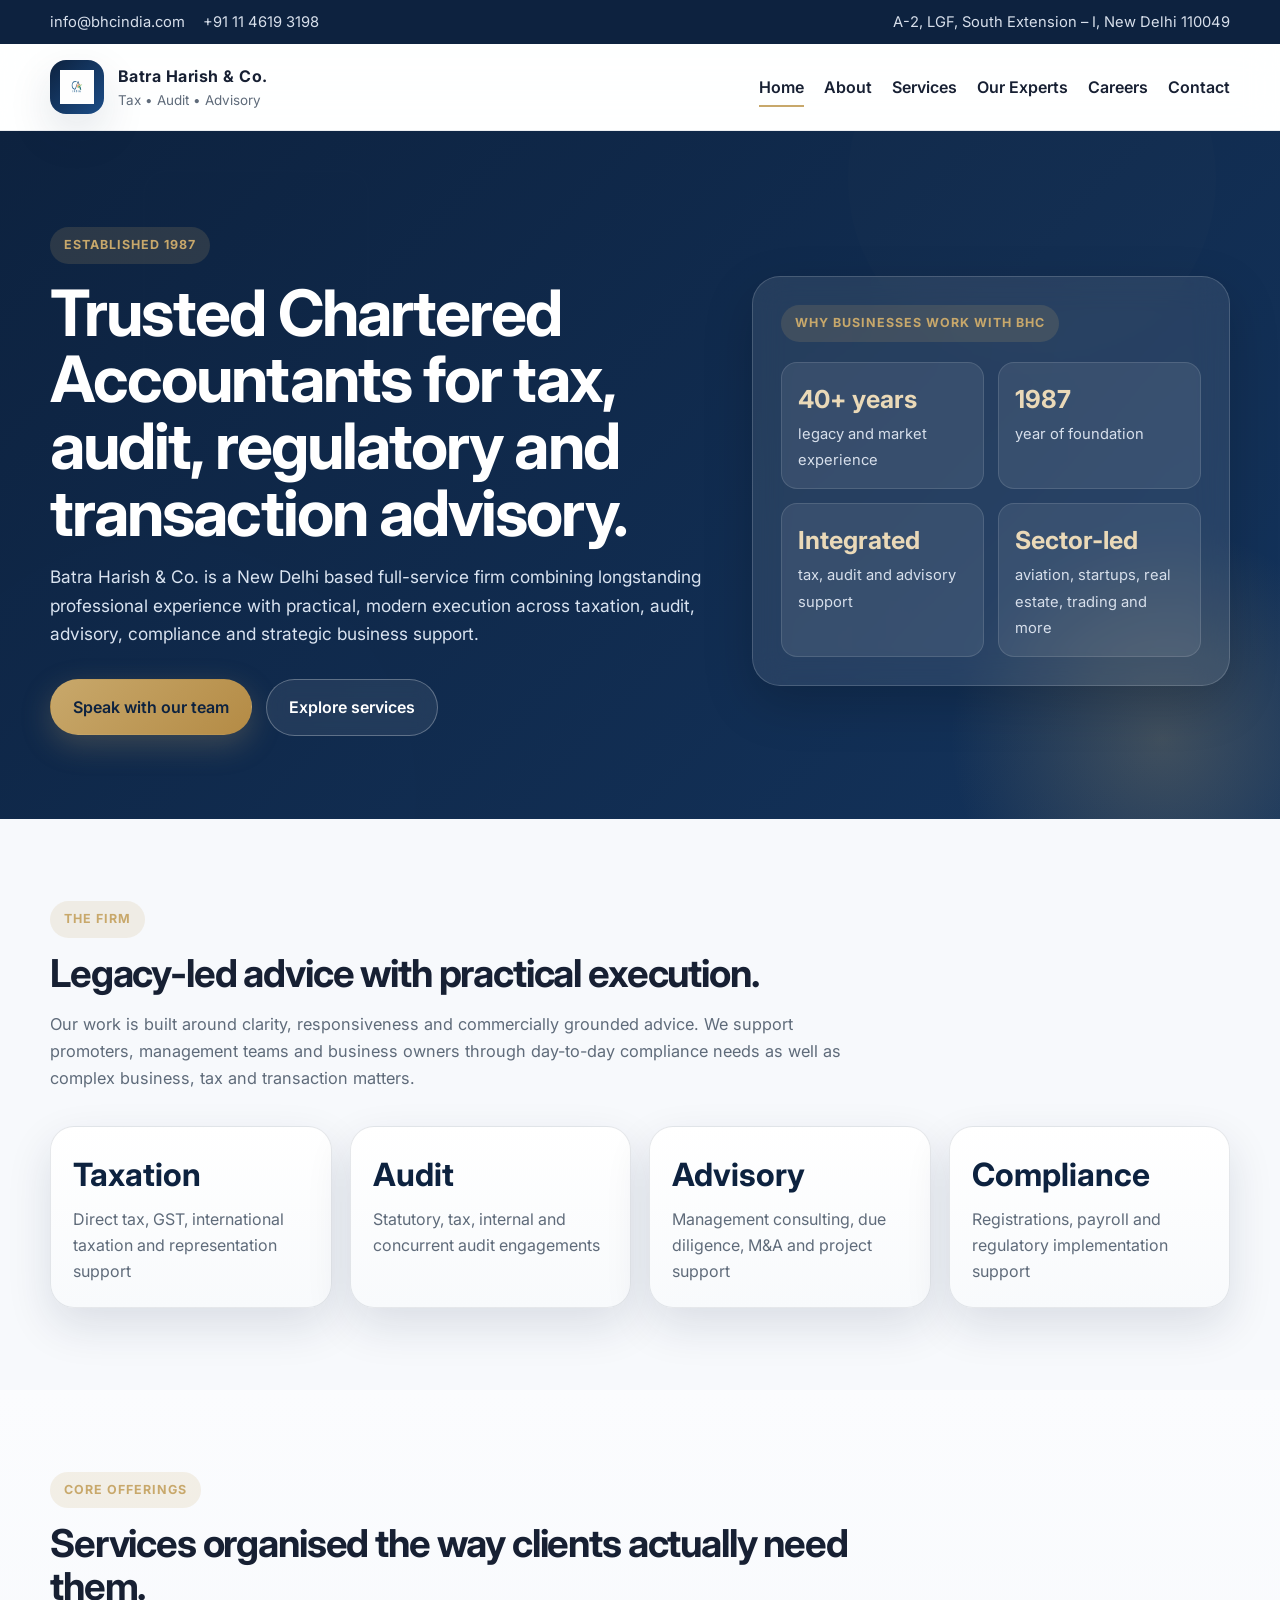
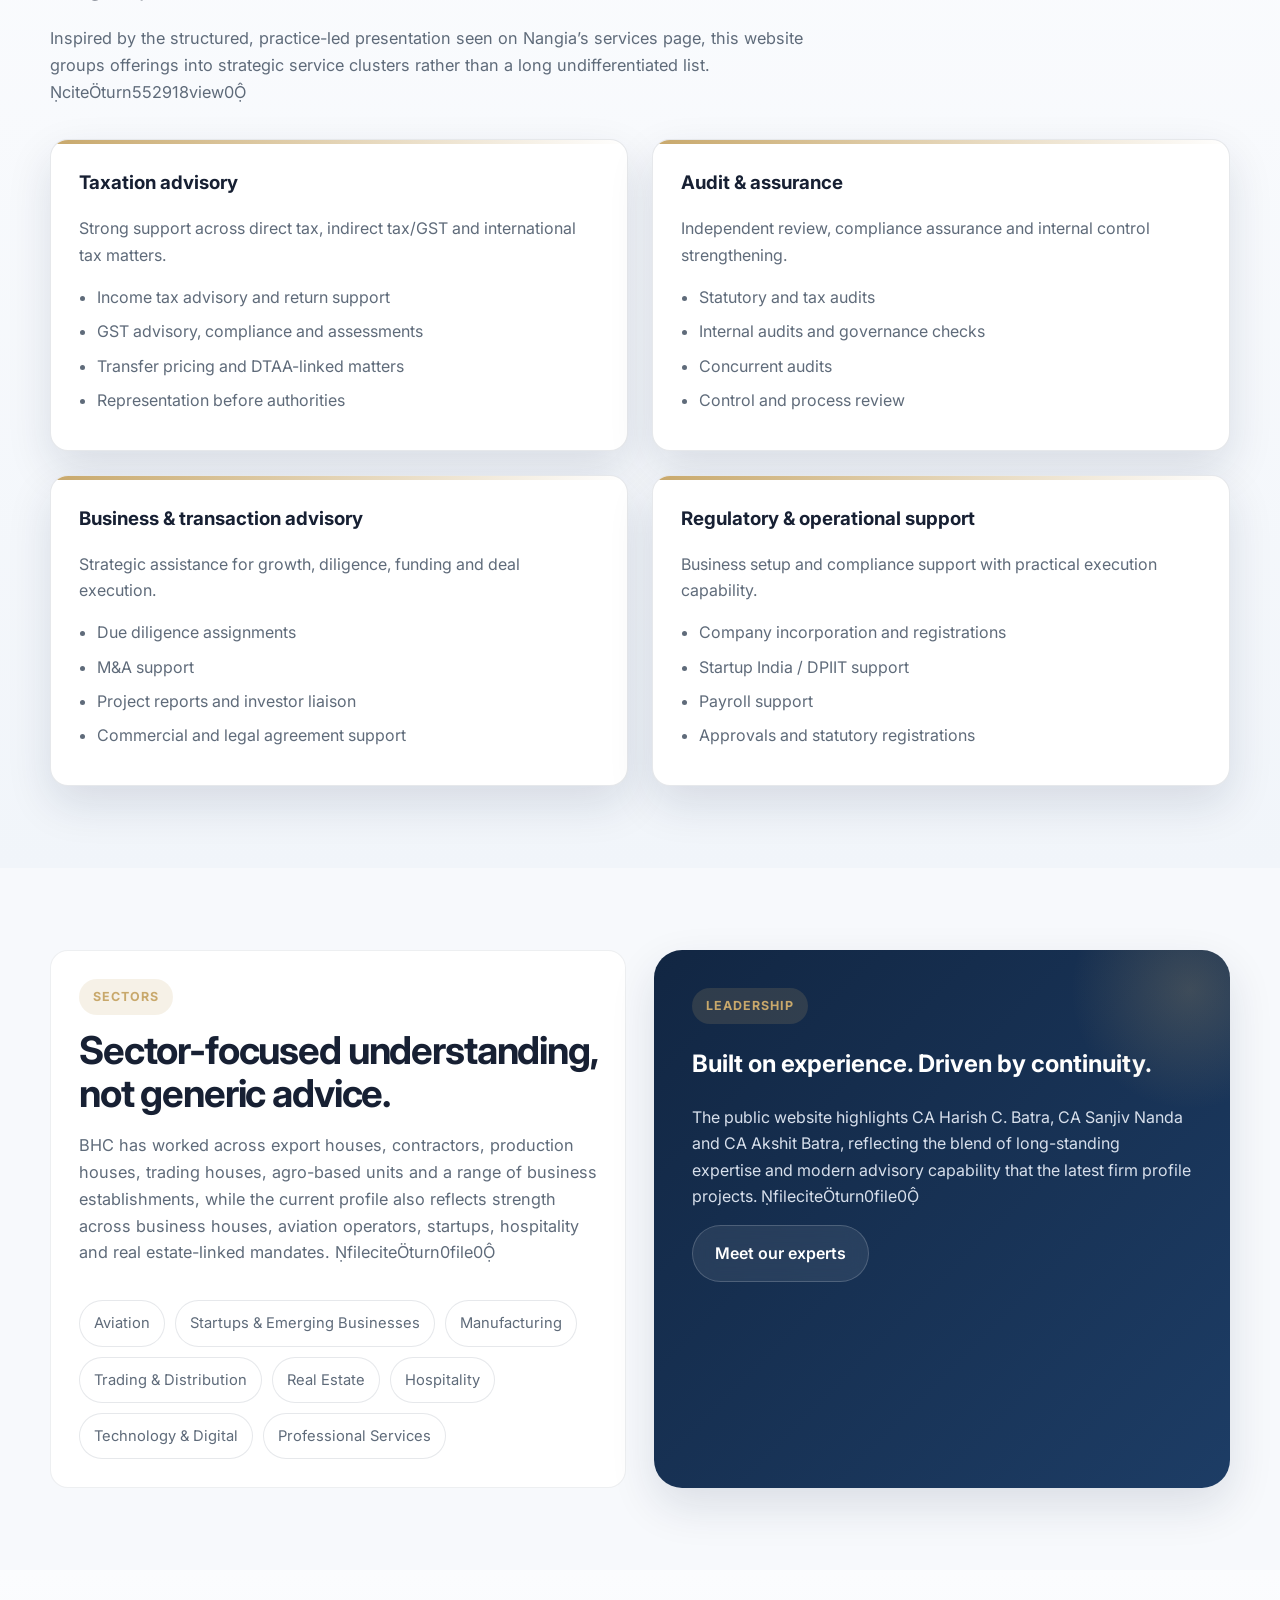
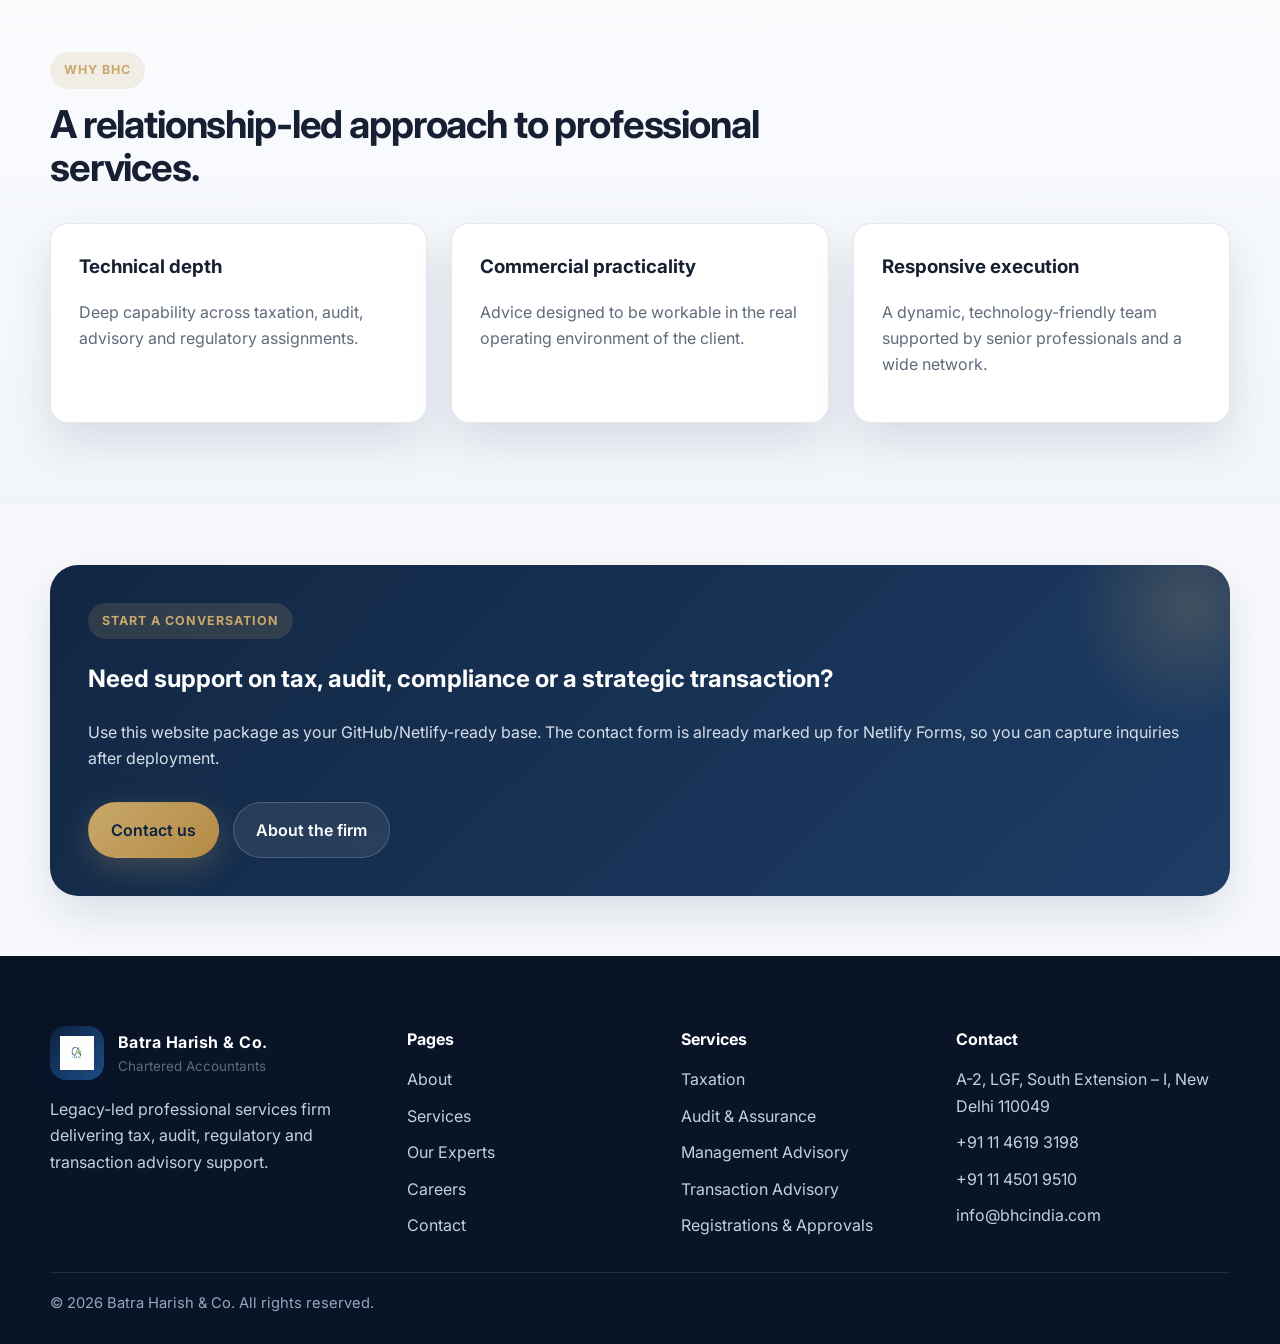
<file: index.html>
<!DOCTYPE html>
<html lang="en">
<head>
  <meta charset="UTF-8" />
  <meta name="viewport" content="width=device-width, initial-scale=1.0" />
  <title>Batra Harish & Co. | Chartered Accountants</title>
  <meta name="description" content="Batra Harish & Co. is a legacy-led Chartered Accountancy firm delivering tax, audit, regulatory and transaction advisory services from New Delhi." />
  <link rel="preconnect" href="https://fonts.googleapis.com">
  <link rel="preconnect" href="https://fonts.gstatic.com" crossorigin>
  <link href="https://fonts.googleapis.com/css2?family=Inter:wght@400;500;600;700;800&display=swap" rel="stylesheet">
  <link rel="stylesheet" href="css/style.css" />
</head>
<body>
  <div class="topbar">
    <div class="container">
      <div class="topbar-left">
        <a href="mailto:info@bhcindia.com">info@bhcindia.com</a>
        <span>+91 11 4619 3198</span>
      </div>
      <div class="topbar-right">
        <span>A-2, LGF, South Extension – I, New Delhi 110049</span>
      </div>
    </div>
  </div>

  <header class="header">
    <div class="container navbar">
      <a class="brand" href="index.html">
        <span class="brand-mark"><img src="assets/logo-bhc.svg" alt="BHC logo"></span>
        <span class="brand-text">
          <strong>Batra Harish & Co.</strong>
          <span>Tax • Audit • Advisory</span>
        </span>
      </a>
      <button class="mobile-toggle" type="button">Menu</button>
      <nav class="nav-links">
        <a href="index.html">Home</a>
        <a href="about.html">About</a>
        <a href="services.html">Services</a>
        <a href="experts.html">Our Experts</a>
        <a href="careers.html">Careers</a>
        <a href="contact.html">Contact</a>
      </nav>
    </div>
  </header>

  <section class="hero">
    <div class="container hero-inner">
      <div>
        <span class="badge">Established 1987</span>
        <h1>Trusted Chartered Accountants for tax, audit, regulatory and transaction advisory.</h1>
        <p>Batra Harish & Co. is a New Delhi based full-service firm combining longstanding professional experience with practical, modern execution across taxation, audit, advisory, compliance and strategic business support.</p>
        <div class="hero-actions">
          <a class="btn btn-primary" href="contact.html">Speak with our team</a>
          <a class="btn btn-secondary" href="services.html">Explore services</a>
        </div>
      </div>
      <div class="glass-card">
        <span class="badge">Why businesses work with BHC</span>
        <div class="hero-panel-grid">
          <div class="metric"><strong>40+ years</strong><span>legacy and market experience</span></div>
          <div class="metric"><strong>1987</strong><span>year of foundation</span></div>
          <div class="metric"><strong>Integrated</strong><span>tax, audit and advisory support</span></div>
          <div class="metric"><strong>Sector-led</strong><span>aviation, startups, real estate, trading and more</span></div>
        </div>
      </div>
    </div>
  </section>

  <section class="section">
    <div class="container">
      <div class="section-header">
        <span class="badge">The firm</span>
        <h2>Legacy-led advice with practical execution.</h2>
        <p>Our work is built around clarity, responsiveness and commercially grounded advice. We support promoters, management teams and business owners through day-to-day compliance needs as well as complex business, tax and transaction matters.</p>
      </div>
      <div class="stat-strip">
        <div class="stat-item"><strong>Taxation</strong><span>Direct tax, GST, international taxation and representation support</span></div>
        <div class="stat-item"><strong>Audit</strong><span>Statutory, tax, internal and concurrent audit engagements</span></div>
        <div class="stat-item"><strong>Advisory</strong><span>Management consulting, due diligence, M&amp;A and project support</span></div>
        <div class="stat-item"><strong>Compliance</strong><span>Registrations, payroll and regulatory implementation support</span></div>
      </div>
    </div>
  </section>

  <section class="section alt">
    <div class="container">
      <div class="section-header">
        <span class="badge">Core offerings</span>
        <h2>Services organised the way clients actually need them.</h2>
        <p>Inspired by the structured, practice-led presentation seen on Nangia’s services page, this website groups offerings into strategic service clusters rather than a long undifferentiated list. citeturn552918view0</p>
      </div>
      <div class="grid grid-2">
        <div class="card service-card"><h3>Taxation advisory</h3><p>Strong support across direct tax, indirect tax/GST and international tax matters.</p><ul><li>Income tax advisory and return support</li><li>GST advisory, compliance and assessments</li><li>Transfer pricing and DTAA-linked matters</li><li>Representation before authorities</li></ul></div>
        <div class="card service-card"><h3>Audit &amp; assurance</h3><p>Independent review, compliance assurance and internal control strengthening.</p><ul><li>Statutory and tax audits</li><li>Internal audits and governance checks</li><li>Concurrent audits</li><li>Control and process review</li></ul></div>
        <div class="card service-card"><h3>Business &amp; transaction advisory</h3><p>Strategic assistance for growth, diligence, funding and deal execution.</p><ul><li>Due diligence assignments</li><li>M&amp;A support</li><li>Project reports and investor liaison</li><li>Commercial and legal agreement support</li></ul></div>
        <div class="card service-card"><h3>Regulatory &amp; operational support</h3><p>Business setup and compliance support with practical execution capability.</p><ul><li>Company incorporation and registrations</li><li>Startup India / DPIIT support</li><li>Payroll support</li><li>Approvals and statutory registrations</li></ul></div>
      </div>
    </div>
  </section>

  <section class="section">
    <div class="container split-panel">
      <div class="card soft">
        <div class="section-header">
          <span class="badge">Sectors</span>
          <h2>Sector-focused understanding, not generic advice.</h2>
          <p>BHC has worked across export houses, contractors, production houses, trading houses, agro-based units and a range of business establishments, while the current profile also reflects strength across business houses, aviation operators, startups, hospitality and real estate-linked mandates. fileciteturn0file0</p>
        </div>
        <div class="tag-row">
          <span class="tag">Aviation</span>
          <span class="tag">Startups &amp; Emerging Businesses</span>
          <span class="tag">Manufacturing</span>
          <span class="tag">Trading &amp; Distribution</span>
          <span class="tag">Real Estate</span>
          <span class="tag">Hospitality</span>
          <span class="tag">Technology &amp; Digital</span>
          <span class="tag">Professional Services</span>
        </div>
      </div>
      <div class="callout">
        <span class="badge">Leadership</span>
        <h2>Built on experience. Driven by continuity.</h2>
        <p>The public website highlights CA Harish C. Batra, CA Sanjiv Nanda and CA Akshit Batra, reflecting the blend of long-standing expertise and modern advisory capability that the latest firm profile projects. fileciteturn0file0</p>
        <a class="btn btn-secondary" href="experts.html">Meet our experts</a>
      </div>
    </div>
  </section>

  <section class="section alt">
    <div class="container">
      <div class="section-header">
        <span class="badge">Why BHC</span>
        <h2>A relationship-led approach to professional services.</h2>
      </div>
      <div class="grid grid-3">
        <div class="card"><h3>Technical depth</h3><p>Deep capability across taxation, audit, advisory and regulatory assignments.</p></div>
        <div class="card"><h3>Commercial practicality</h3><p>Advice designed to be workable in the real operating environment of the client.</p></div>
        <div class="card"><h3>Responsive execution</h3><p>A dynamic, technology-friendly team supported by senior professionals and a wide network.</p></div>
      </div>
    </div>
  </section>

  <section class="section-tight">
    <div class="container">
      <div class="callout">
        <span class="badge">Start a conversation</span>
        <h2>Need support on tax, audit, compliance or a strategic transaction?</h2>
        <p>Use this website package as your GitHub/Netlify-ready base. The contact form is already marked up for Netlify Forms, so you can capture inquiries after deployment.</p>
        <div class="hero-actions">
          <a class="btn btn-primary" href="contact.html">Contact us</a>
          <a class="btn btn-secondary" href="about.html">About the firm</a>
        </div>
      </div>
    </div>
  </section>

  <footer class="footer">
    <div class="container footer-grid">
      <div>
        <div class="brand" style="margin-bottom:16px;">
          <span class="brand-mark"><img src="assets/logo-bhc.svg" alt="BHC logo"></span>
          <span class="brand-text"><strong style="color:#fff;">Batra Harish &amp; Co.</strong><span>Chartered Accountants</span></span>
        </div>
        <p>Legacy-led professional services firm delivering tax, audit, regulatory and transaction advisory support.</p>
      </div>
      <div>
        <h4>Pages</h4>
        <ul><li><a href="about.html">About</a></li><li><a href="services.html">Services</a></li><li><a href="experts.html">Our Experts</a></li><li><a href="careers.html">Careers</a></li><li><a href="contact.html">Contact</a></li></ul>
      </div>
      <div>
        <h4>Services</h4>
        <ul><li>Taxation</li><li>Audit &amp; Assurance</li><li>Management Advisory</li><li>Transaction Advisory</li><li>Registrations &amp; Approvals</li></ul>
      </div>
      <div>
        <h4>Contact</h4>
        <ul><li>A-2, LGF, South Extension – I, New Delhi 110049</li><li>+91 11 4619 3198</li><li>+91 11 4501 9510</li><li><a href="mailto:info@bhcindia.com">info@bhcindia.com</a></li></ul>
      </div>
    </div>
    <div class="container footer-bottom">© 2026 Batra Harish &amp; Co. All rights reserved.</div>
  </footer>

  <script src="js/main.js"></script>
</body>
</html>
</file>
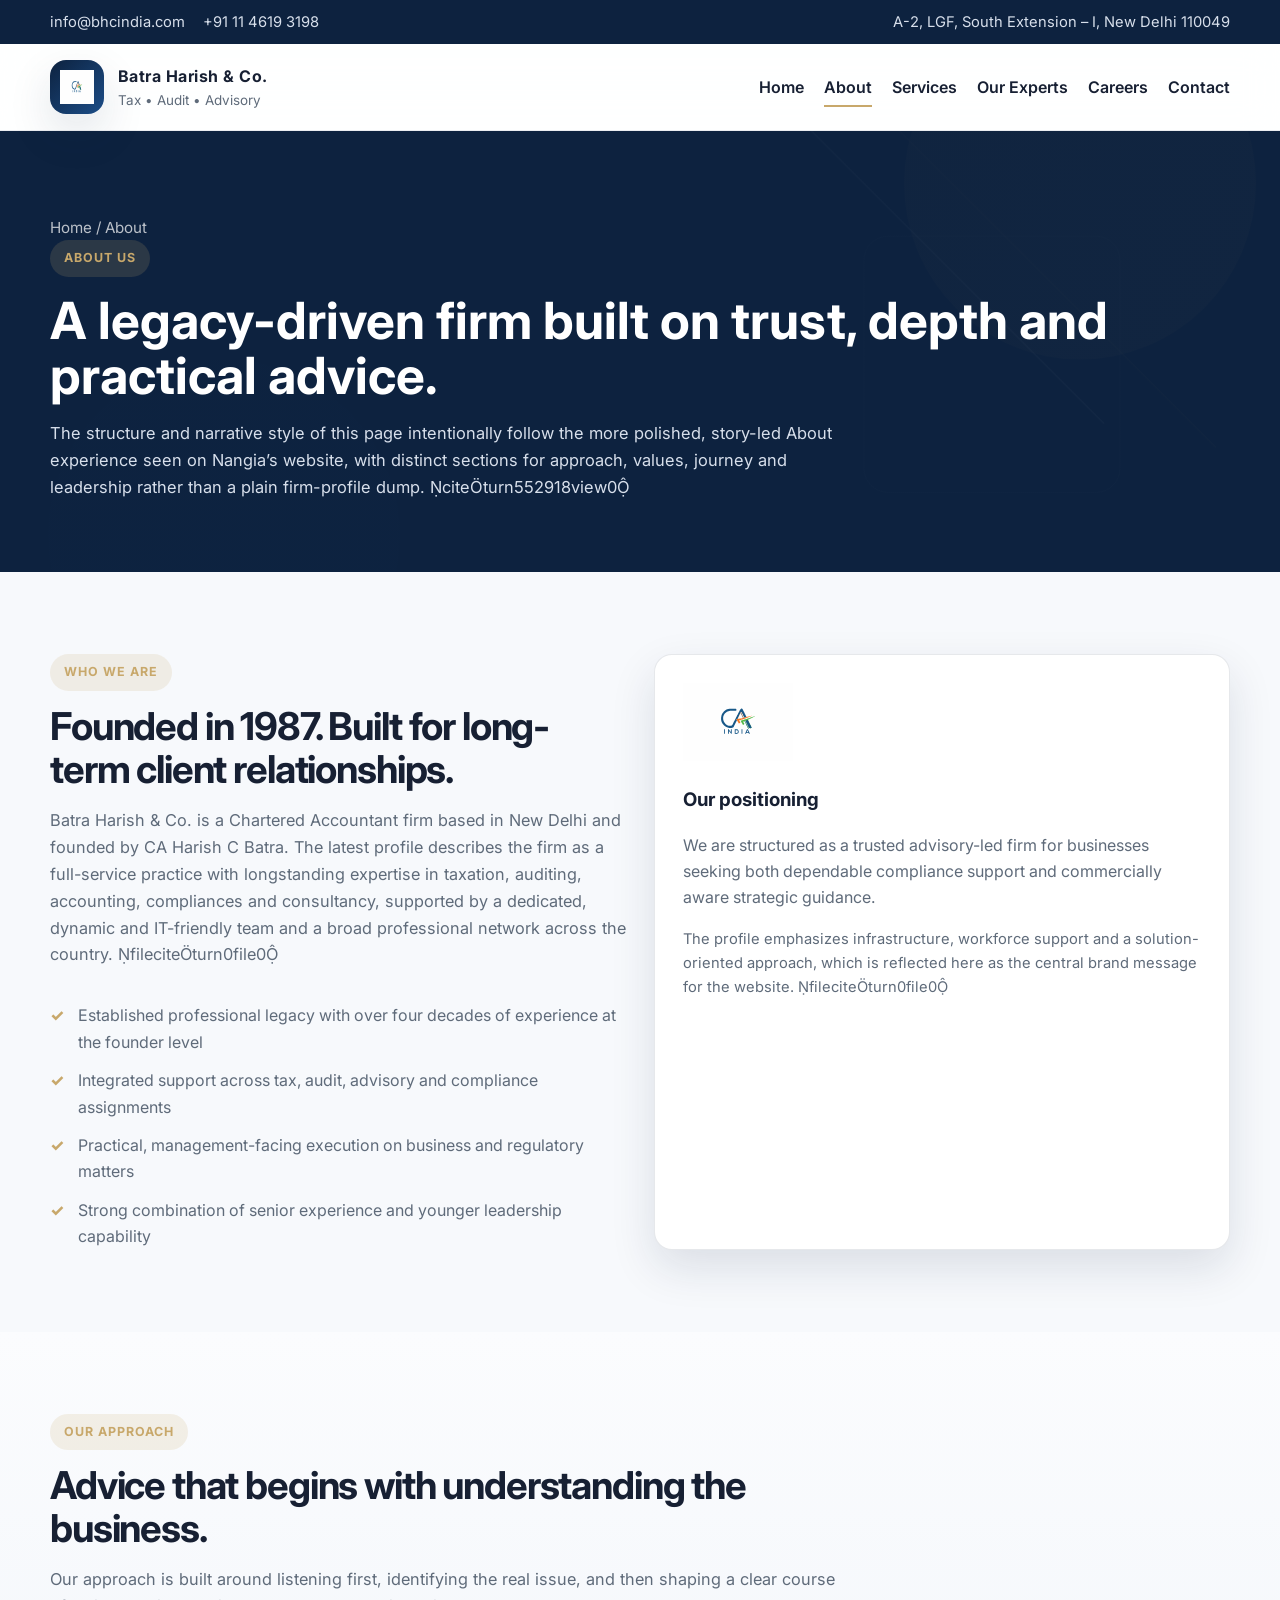
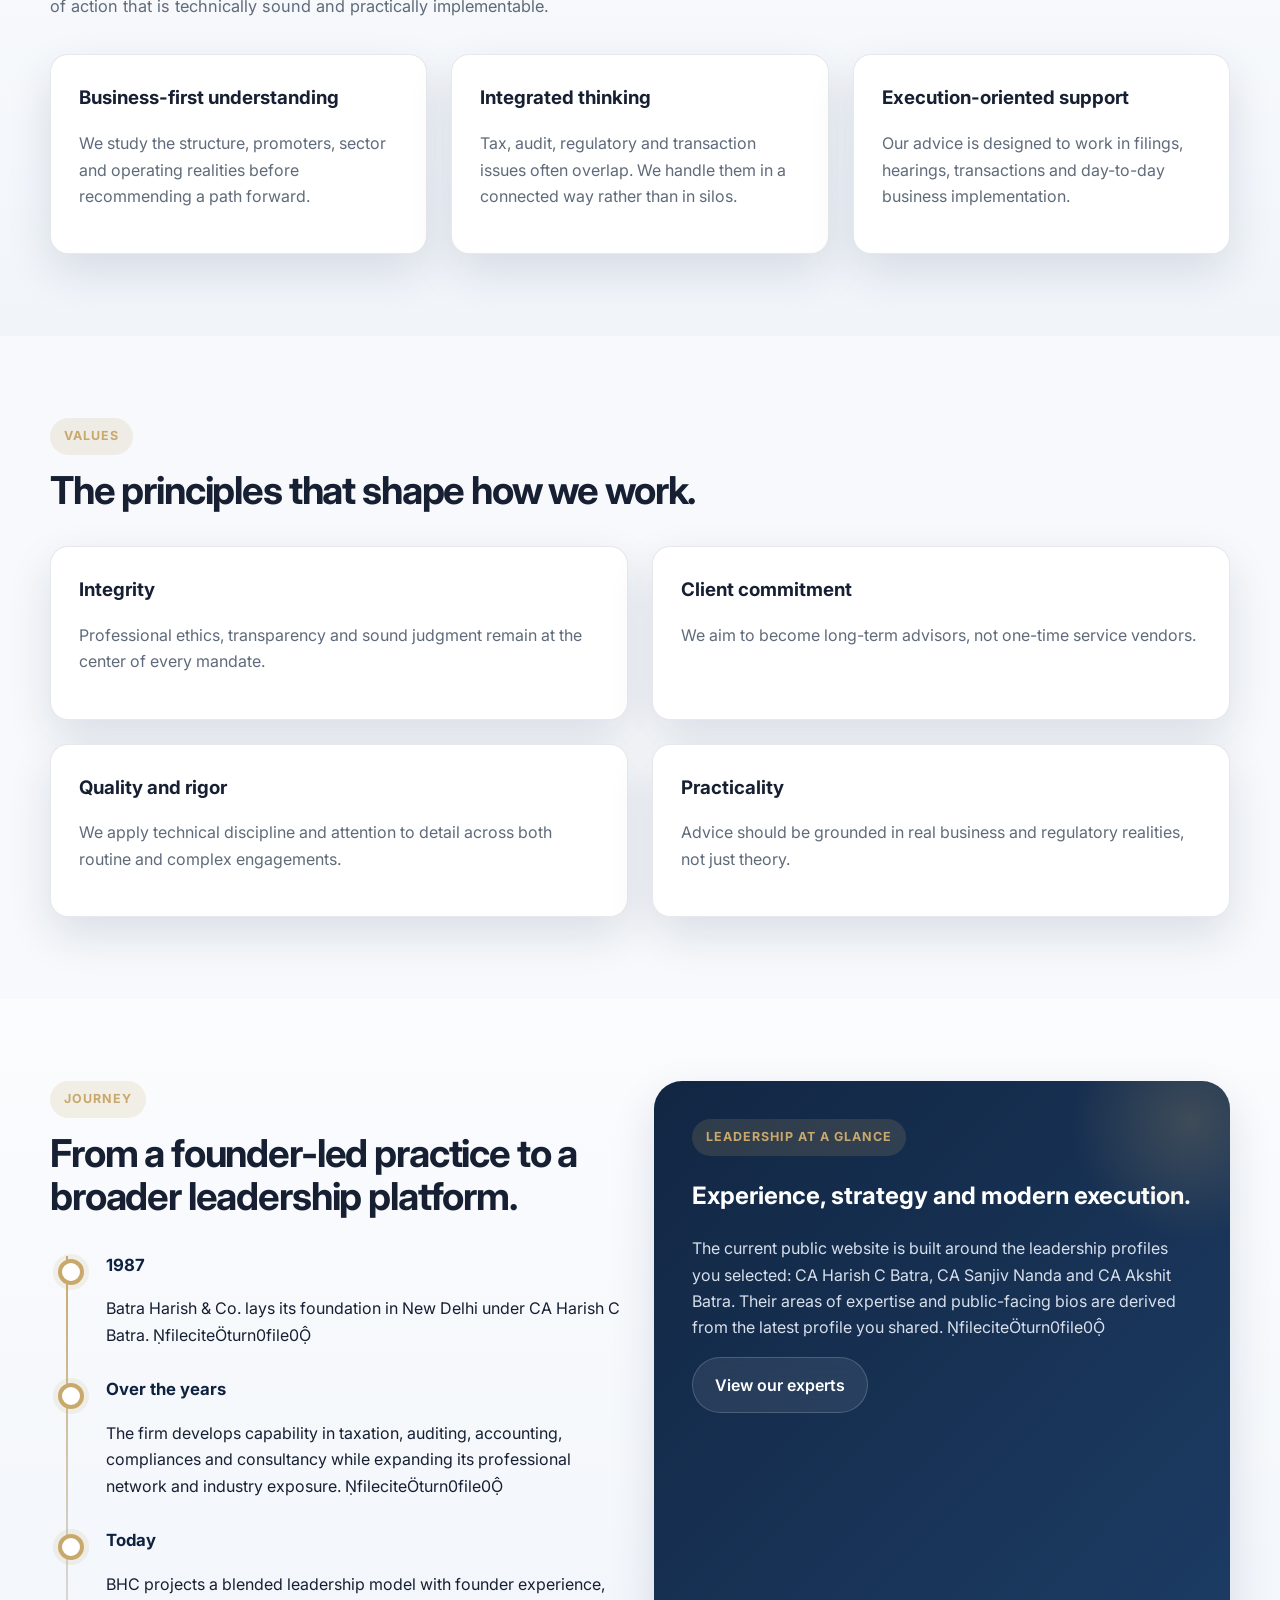
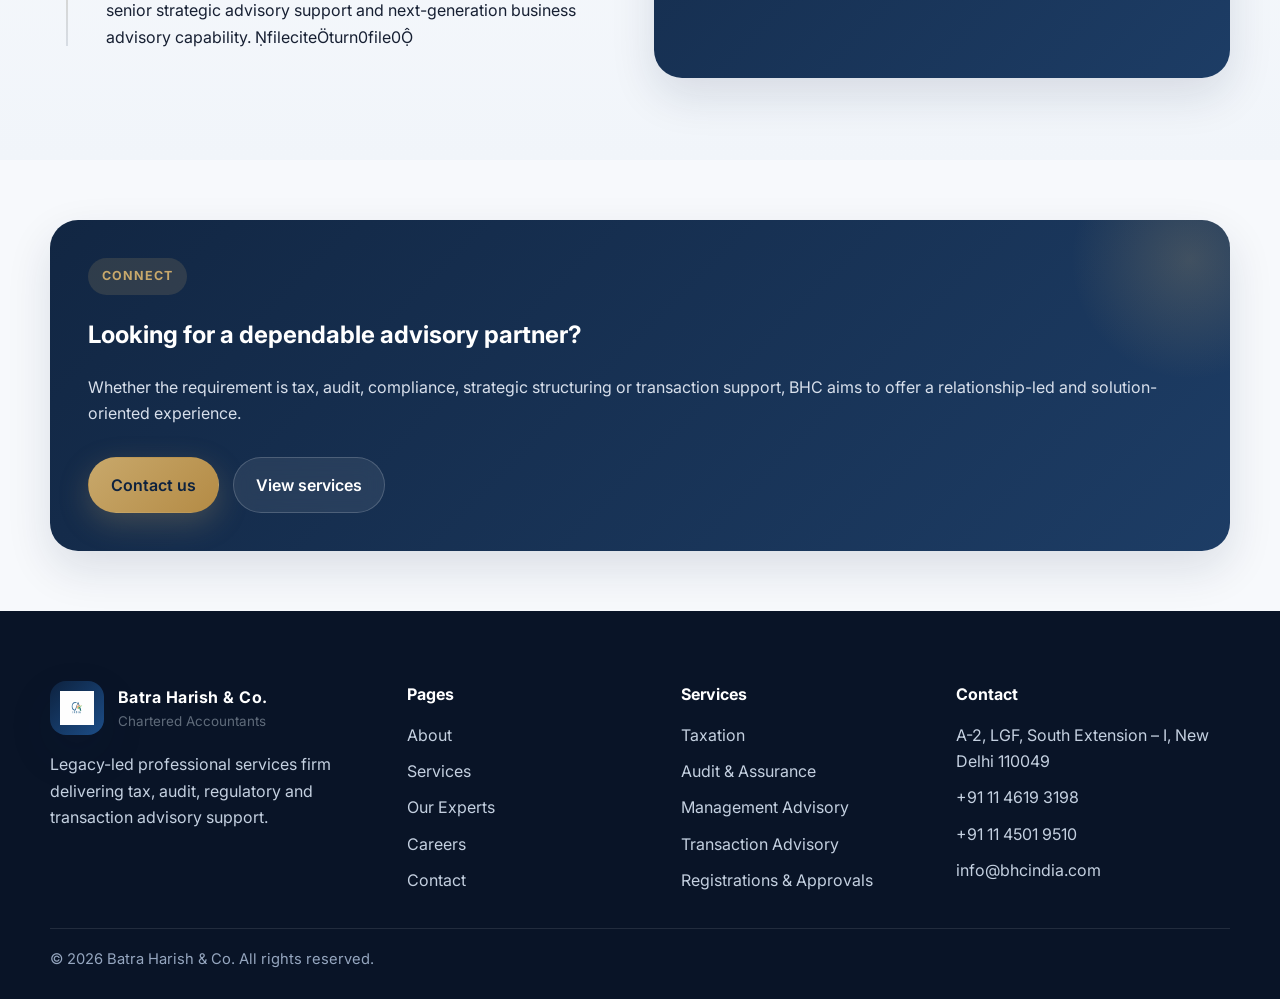
<file: about.html>
<!DOCTYPE html>
<html lang="en">
<head>
  <meta charset="UTF-8" />
  <meta name="viewport" content="width=device-width, initial-scale=1.0" />
  <title>About Us | Batra Harish & Co.</title>
  <meta name="description" content="Learn about Batra Harish & Co., its legacy, approach and leadership." />
  <link rel="preconnect" href="https://fonts.googleapis.com">
  <link rel="preconnect" href="https://fonts.gstatic.com" crossorigin>
  <link href="https://fonts.googleapis.com/css2?family=Inter:wght@400;500;600;700;800&display=swap" rel="stylesheet">
  <link rel="stylesheet" href="css/style.css" />
</head>
<body>
  <div class="topbar"><div class="container"><div class="topbar-left"><a href="mailto:info@bhcindia.com">info@bhcindia.com</a><span>+91 11 4619 3198</span></div><div class="topbar-right"><span>A-2, LGF, South Extension – I, New Delhi 110049</span></div></div></div>
  <header class="header"><div class="container navbar"><a class="brand" href="index.html"><span class="brand-mark"><img src="assets/logo-bhc.svg" alt="BHC logo"></span><span class="brand-text"><strong>Batra Harish &amp; Co.</strong><span>Tax • Audit • Advisory</span></span></a><button class="mobile-toggle" type="button">Menu</button><nav class="nav-links"><a href="index.html">Home</a><a href="about.html">About</a><a href="services.html">Services</a><a href="experts.html">Our Experts</a><a href="careers.html">Careers</a><a href="contact.html">Contact</a></nav></div></header>

  <section class="page-hero"><div class="container"><div class="breadcrumb">Home / About</div><span class="badge">About us</span><h1>A legacy-driven firm built on trust, depth and practical advice.</h1><p>The structure and narrative style of this page intentionally follow the more polished, story-led About experience seen on Nangia’s website, with distinct sections for approach, values, journey and leadership rather than a plain firm-profile dump. citeturn552918view0</p></div></section>

  <section class="section"><div class="container split-panel"><div><div class="section-header"><span class="badge">Who we are</span><h2>Founded in 1987. Built for long-term client relationships.</h2><p>Batra Harish &amp; Co. is a Chartered Accountant firm based in New Delhi and founded by CA Harish C Batra. The latest profile describes the firm as a full-service practice with longstanding expertise in taxation, auditing, accounting, compliances and consultancy, supported by a dedicated, dynamic and IT-friendly team and a broad professional network across the country. fileciteturn0file0</p></div><ul class="list-check"><li>Established professional legacy with over four decades of experience at the founder level</li><li>Integrated support across tax, audit, advisory and compliance assignments</li><li>Practical, management-facing execution on business and regulatory matters</li><li>Strong combination of senior experience and younger leadership capability</li></ul></div><div class="card"><img src="assets/logo-bhc.svg" alt="BHC emblem" style="width:110px;margin-bottom:24px;"><h3>Our positioning</h3><p>We are structured as a trusted advisory-led firm for businesses seeking both dependable compliance support and commercially aware strategic guidance.</p><p class="notice">The profile emphasizes infrastructure, workforce support and a solution-oriented approach, which is reflected here as the central brand message for the website. fileciteturn0file0</p></div></div></section>

  <section class="section alt"><div class="container"><div class="section-header"><span class="badge">Our approach</span><h2>Advice that begins with understanding the business.</h2><p>Our approach is built around listening first, identifying the real issue, and then shaping a clear course of action that is technically sound and practically implementable.</p></div><div class="grid grid-3"><div class="card"><h3>Business-first understanding</h3><p>We study the structure, promoters, sector and operating realities before recommending a path forward.</p></div><div class="card"><h3>Integrated thinking</h3><p>Tax, audit, regulatory and transaction issues often overlap. We handle them in a connected way rather than in silos.</p></div><div class="card"><h3>Execution-oriented support</h3><p>Our advice is designed to work in filings, hearings, transactions and day-to-day business implementation.</p></div></div></div></section>

  <section class="section"><div class="container"><div class="section-header"><span class="badge">Values</span><h2>The principles that shape how we work.</h2></div><div class="grid grid-2"><div class="card"><h3>Integrity</h3><p>Professional ethics, transparency and sound judgment remain at the center of every mandate.</p></div><div class="card"><h3>Client commitment</h3><p>We aim to become long-term advisors, not one-time service vendors.</p></div><div class="card"><h3>Quality and rigor</h3><p>We apply technical discipline and attention to detail across both routine and complex engagements.</p></div><div class="card"><h3>Practicality</h3><p>Advice should be grounded in real business and regulatory realities, not just theory.</p></div></div></div></section>

  <section class="section alt"><div class="container split-panel"><div><div class="section-header"><span class="badge">Journey</span><h2>From a founder-led practice to a broader leadership platform.</h2></div><div class="timeline"><div class="timeline-item"><strong>1987</strong><p>Batra Harish &amp; Co. lays its foundation in New Delhi under CA Harish C Batra. fileciteturn0file0</p></div><div class="timeline-item"><strong>Over the years</strong><p>The firm develops capability in taxation, auditing, accounting, compliances and consultancy while expanding its professional network and industry exposure. fileciteturn0file0</p></div><div class="timeline-item"><strong>Today</strong><p>BHC projects a blended leadership model with founder experience, senior strategic advisory support and next-generation business advisory capability. fileciteturn0file0</p></div></div></div><div class="callout"><span class="badge">Leadership at a glance</span><h2>Experience, strategy and modern execution.</h2><p>The current public website is built around the leadership profiles you selected: CA Harish C Batra, CA Sanjiv Nanda and CA Akshit Batra. Their areas of expertise and public-facing bios are derived from the latest profile you shared. fileciteturn0file0</p><a class="btn btn-secondary" href="experts.html">View our experts</a></div></div></section>

  <section class="section-tight"><div class="container"><div class="callout"><span class="badge">Connect</span><h2>Looking for a dependable advisory partner?</h2><p>Whether the requirement is tax, audit, compliance, strategic structuring or transaction support, BHC aims to offer a relationship-led and solution-oriented experience.</p><div class="hero-actions"><a class="btn btn-primary" href="contact.html">Contact us</a><a class="btn btn-secondary" href="services.html">View services</a></div></div></div></section>

  <footer class="footer"><div class="container footer-grid"><div><div class="brand" style="margin-bottom:16px;"><span class="brand-mark"><img src="assets/logo-bhc.svg" alt="BHC logo"></span><span class="brand-text"><strong style="color:#fff;">Batra Harish &amp; Co.</strong><span>Chartered Accountants</span></span></div><p>Legacy-led professional services firm delivering tax, audit, regulatory and transaction advisory support.</p></div><div><h4>Pages</h4><ul><li><a href="about.html">About</a></li><li><a href="services.html">Services</a></li><li><a href="experts.html">Our Experts</a></li><li><a href="careers.html">Careers</a></li><li><a href="contact.html">Contact</a></li></ul></div><div><h4>Services</h4><ul><li>Taxation</li><li>Audit &amp; Assurance</li><li>Management Advisory</li><li>Transaction Advisory</li><li>Registrations &amp; Approvals</li></ul></div><div><h4>Contact</h4><ul><li>A-2, LGF, South Extension – I, New Delhi 110049</li><li>+91 11 4619 3198</li><li>+91 11 4501 9510</li><li><a href="mailto:info@bhcindia.com">info@bhcindia.com</a></li></ul></div></div><div class="container footer-bottom">© 2026 Batra Harish &amp; Co. All rights reserved.</div></footer>
  <script src="js/main.js"></script>
</body>
</html>
</file>
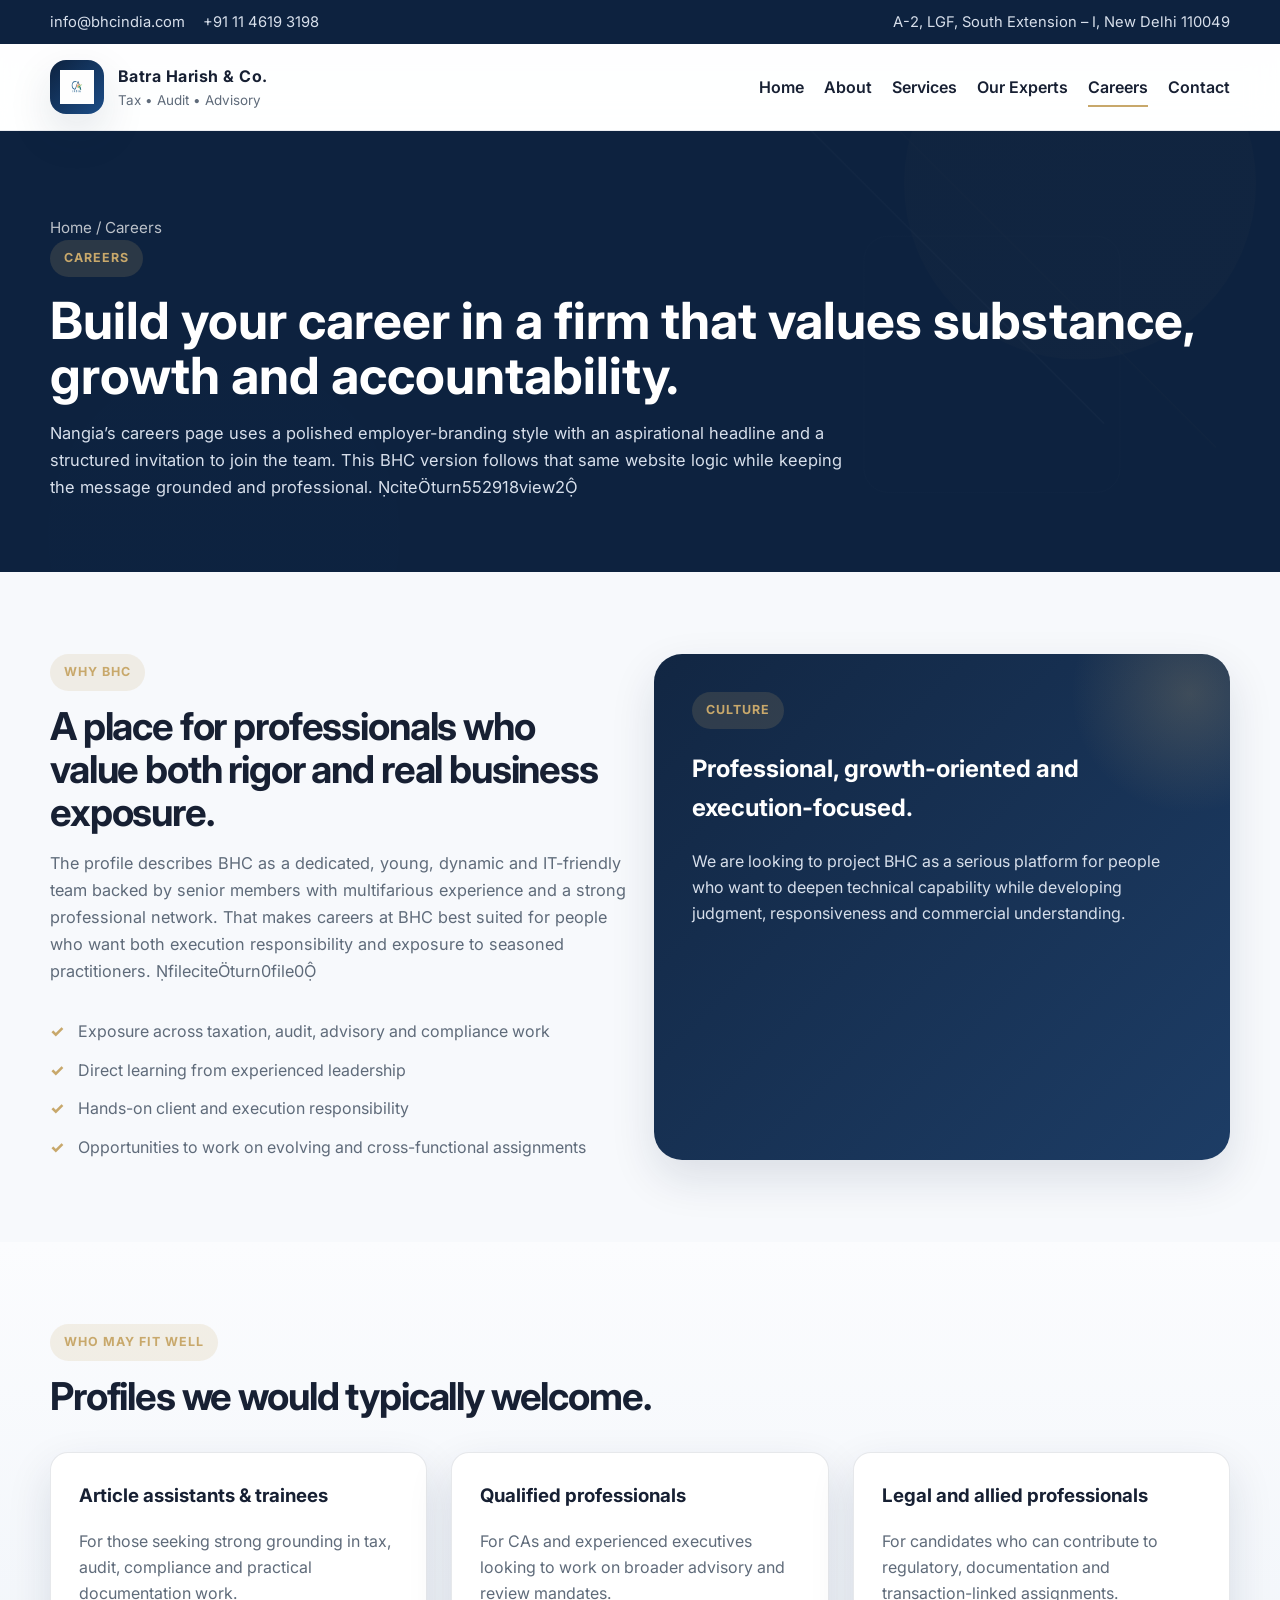
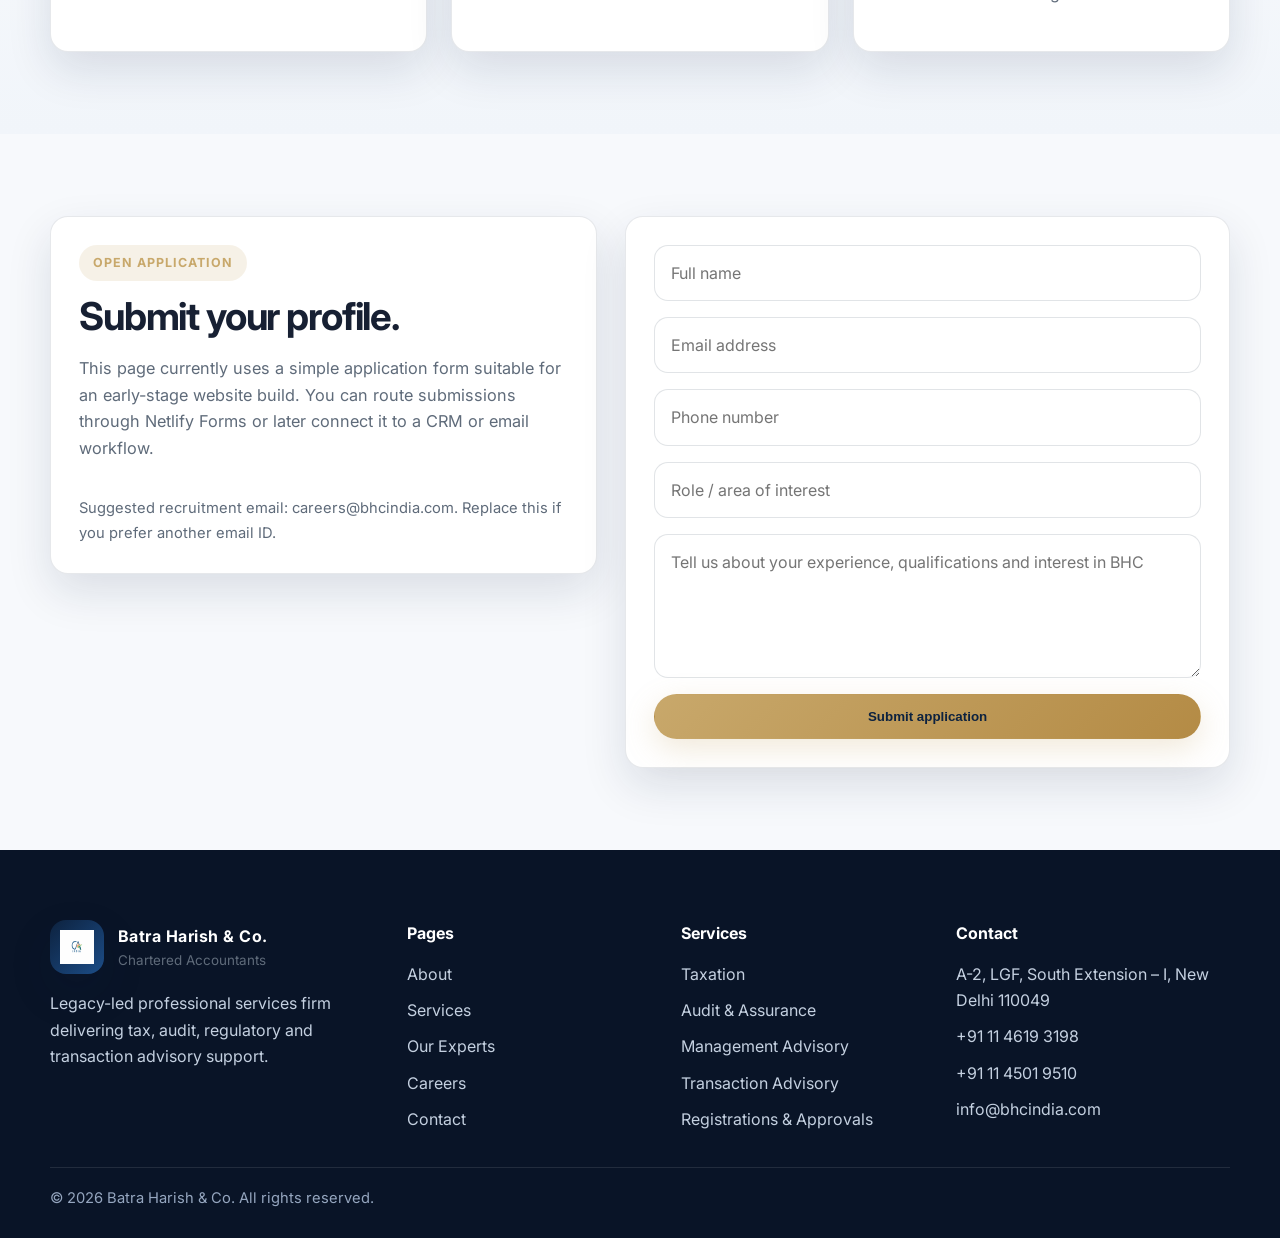
<file: careers.html>
<!DOCTYPE html>
<html lang="en">
<head>
  <meta charset="UTF-8" />
  <meta name="viewport" content="width=device-width, initial-scale=1.0" />
  <title>Careers | Batra Harish & Co.</title>
  <meta name="description" content="Explore careers at Batra Harish & Co." />
  <link rel="preconnect" href="https://fonts.googleapis.com">
  <link rel="preconnect" href="https://fonts.gstatic.com" crossorigin>
  <link href="https://fonts.googleapis.com/css2?family=Inter:wght@400;500;600;700;800&display=swap" rel="stylesheet">
  <link rel="stylesheet" href="css/style.css" />
</head>
<body>
  <div class="topbar"><div class="container"><div class="topbar-left"><a href="mailto:info@bhcindia.com">info@bhcindia.com</a><span>+91 11 4619 3198</span></div><div class="topbar-right"><span>A-2, LGF, South Extension – I, New Delhi 110049</span></div></div></div>
  <header class="header"><div class="container navbar"><a class="brand" href="index.html"><span class="brand-mark"><img src="assets/logo-bhc.svg" alt="BHC logo"></span><span class="brand-text"><strong>Batra Harish &amp; Co.</strong><span>Tax • Audit • Advisory</span></span></a><button class="mobile-toggle" type="button">Menu</button><nav class="nav-links"><a href="index.html">Home</a><a href="about.html">About</a><a href="services.html">Services</a><a href="experts.html">Our Experts</a><a href="careers.html">Careers</a><a href="contact.html">Contact</a></nav></div></header>

  <section class="page-hero"><div class="container"><div class="breadcrumb">Home / Careers</div><span class="badge">Careers</span><h1>Build your career in a firm that values substance, growth and accountability.</h1><p>Nangia’s careers page uses a polished employer-branding style with an aspirational headline and a structured invitation to join the team. This BHC version follows that same website logic while keeping the message grounded and professional. citeturn552918view2</p></div></section>

  <section class="section"><div class="container split-panel"><div><div class="section-header"><span class="badge">Why BHC</span><h2>A place for professionals who value both rigor and real business exposure.</h2><p>The profile describes BHC as a dedicated, young, dynamic and IT-friendly team backed by senior members with multifarious experience and a strong professional network. That makes careers at BHC best suited for people who want both execution responsibility and exposure to seasoned practitioners. fileciteturn0file0</p></div><ul class="list-check"><li>Exposure across taxation, audit, advisory and compliance work</li><li>Direct learning from experienced leadership</li><li>Hands-on client and execution responsibility</li><li>Opportunities to work on evolving and cross-functional assignments</li></ul></div><div class="callout"><span class="badge">Culture</span><h2>Professional, growth-oriented and execution-focused.</h2><p>We are looking to project BHC as a serious platform for people who want to deepen technical capability while developing judgment, responsiveness and commercial understanding.</p></div></div></section>

  <section class="section alt"><div class="container"><div class="section-header"><span class="badge">Who may fit well</span><h2>Profiles we would typically welcome.</h2></div><div class="grid grid-3"><div class="card"><h3>Article assistants &amp; trainees</h3><p>For those seeking strong grounding in tax, audit, compliance and practical documentation work.</p></div><div class="card"><h3>Qualified professionals</h3><p>For CAs and experienced executives looking to work on broader advisory and review mandates.</p></div><div class="card"><h3>Legal and allied professionals</h3><p>For candidates who can contribute to regulatory, documentation and transaction-linked assignments.</p></div></div></div></section>

  <section class="section"><div class="container contact-grid"><div class="card"><div class="section-header"><span class="badge">Open application</span><h2>Submit your profile.</h2><p>This page currently uses a simple application form suitable for an early-stage website build. You can route submissions through Netlify Forms or later connect it to a CRM or email workflow.</p></div><div class="notice">Suggested recruitment email: careers@bhcindia.com. Replace this if you prefer another email ID.</div></div><div class="card form-card"><form name="careers-application" method="POST" data-netlify="true"><input type="hidden" name="form-name" value="careers-application"><input class="input" type="text" name="name" placeholder="Full name" required><input class="input" type="email" name="email" placeholder="Email address" required><input class="input" type="text" name="phone" placeholder="Phone number"><input class="input" type="text" name="position" placeholder="Role / area of interest"><textarea name="message" placeholder="Tell us about your experience, qualifications and interest in BHC"></textarea><button class="btn btn-primary" type="submit">Submit application</button></form></div></div></section>

  <footer class="footer"><div class="container footer-grid"><div><div class="brand" style="margin-bottom:16px;"><span class="brand-mark"><img src="assets/logo-bhc.svg" alt="BHC logo"></span><span class="brand-text"><strong style="color:#fff;">Batra Harish &amp; Co.</strong><span>Chartered Accountants</span></span></div><p>Legacy-led professional services firm delivering tax, audit, regulatory and transaction advisory support.</p></div><div><h4>Pages</h4><ul><li><a href="about.html">About</a></li><li><a href="services.html">Services</a></li><li><a href="experts.html">Our Experts</a></li><li><a href="careers.html">Careers</a></li><li><a href="contact.html">Contact</a></li></ul></div><div><h4>Services</h4><ul><li>Taxation</li><li>Audit &amp; Assurance</li><li>Management Advisory</li><li>Transaction Advisory</li><li>Registrations &amp; Approvals</li></ul></div><div><h4>Contact</h4><ul><li>A-2, LGF, South Extension – I, New Delhi 110049</li><li>+91 11 4619 3198</li><li>+91 11 4501 9510</li><li><a href="mailto:info@bhcindia.com">info@bhcindia.com</a></li></ul></div></div><div class="container footer-bottom">© 2026 Batra Harish &amp; Co. All rights reserved.</div></footer>
  <script src="js/main.js"></script>
</body>
</html>
</file>
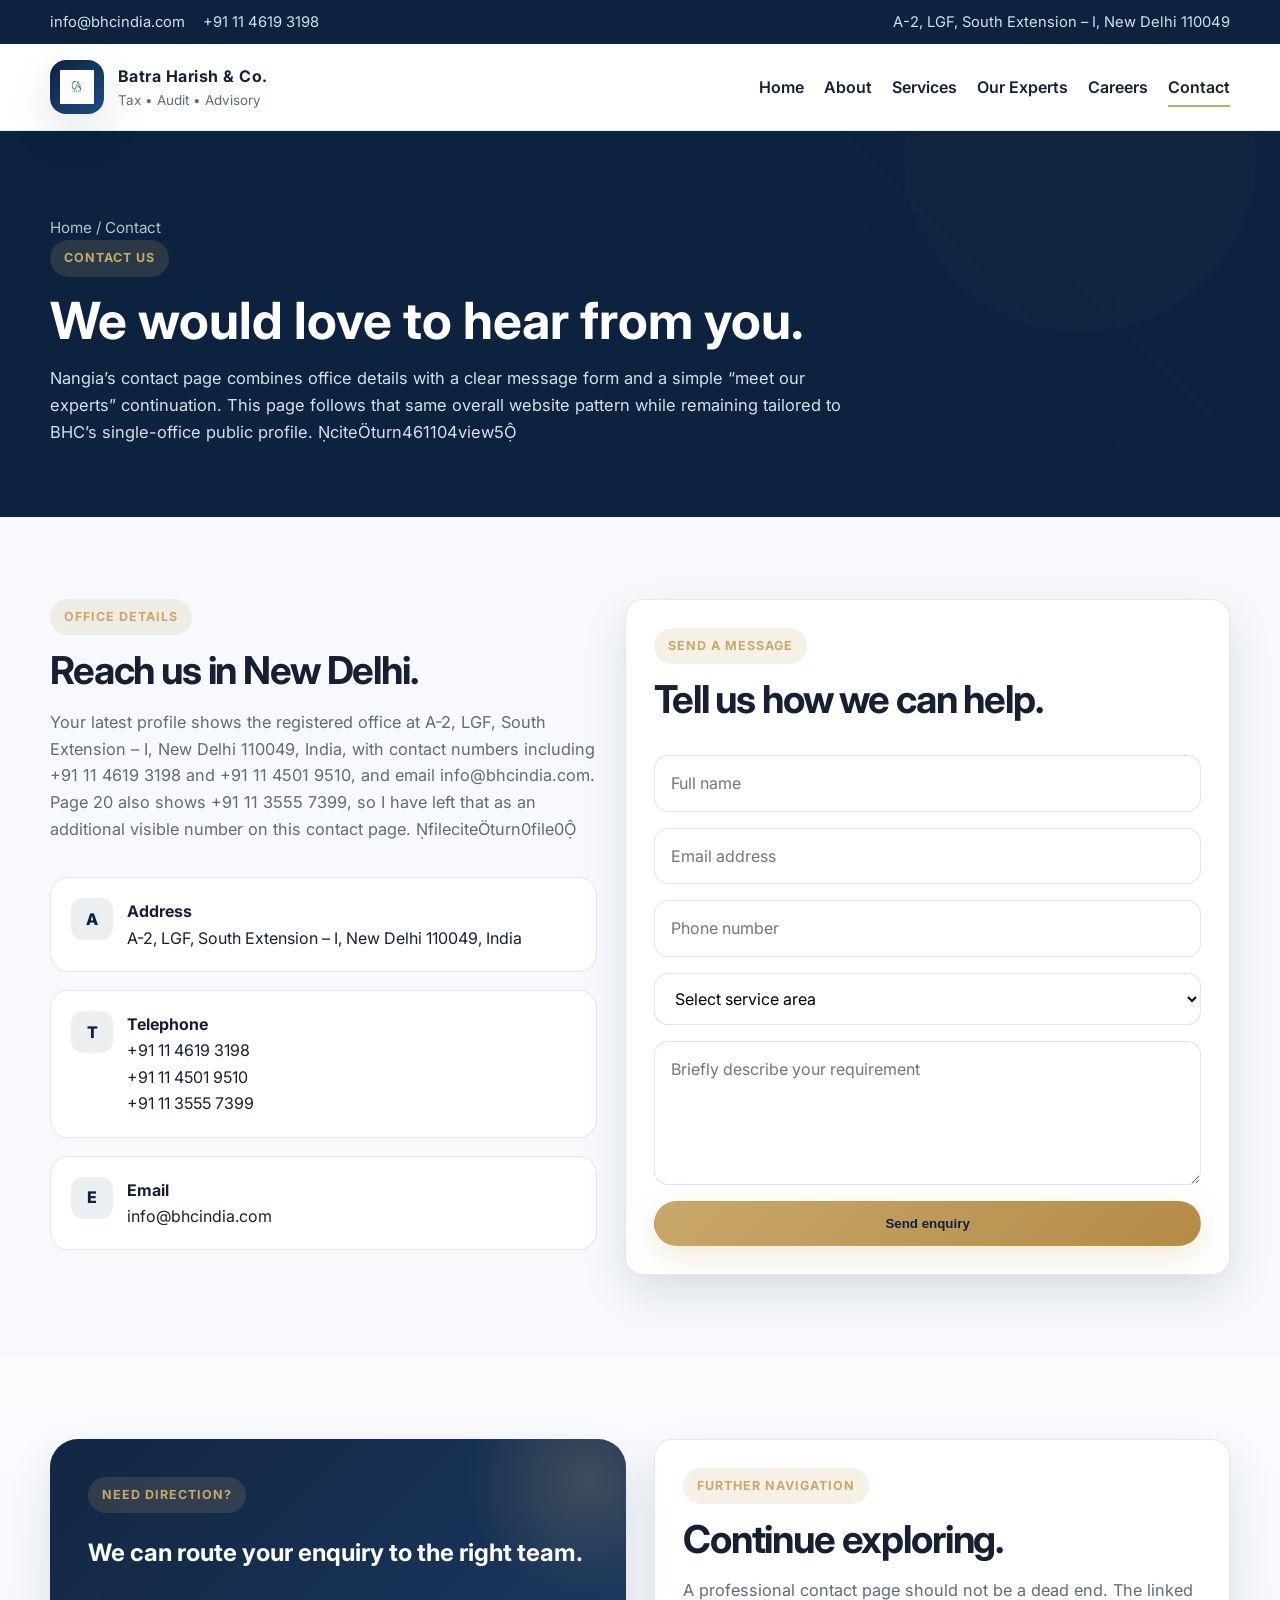
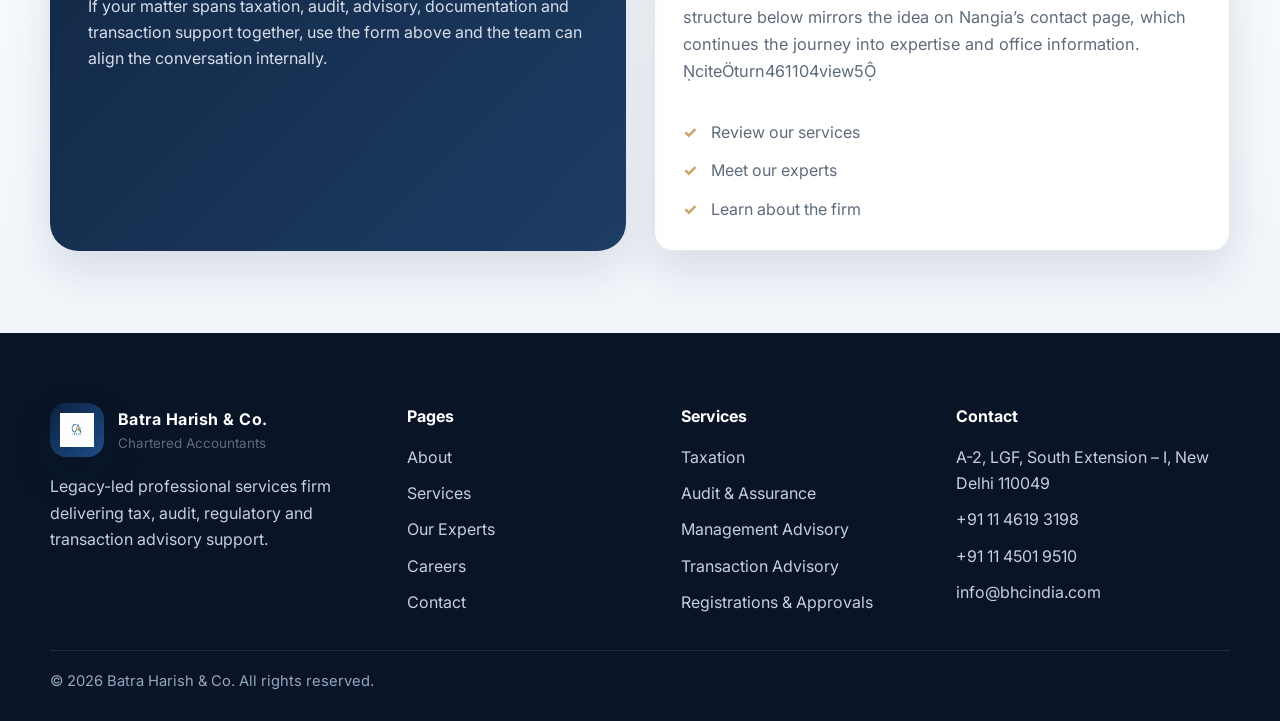
<file: contact.html>
<!DOCTYPE html>
<html lang="en">
<head>
  <meta charset="UTF-8" />
  <meta name="viewport" content="width=device-width, initial-scale=1.0" />
  <title>Contact Us | Batra Harish & Co.</title>
  <meta name="description" content="Contact Batra Harish & Co. in New Delhi." />
  <link rel="preconnect" href="https://fonts.googleapis.com">
  <link rel="preconnect" href="https://fonts.gstatic.com" crossorigin>
  <link href="https://fonts.googleapis.com/css2?family=Inter:wght@400;500;600;700;800&display=swap" rel="stylesheet">
  <link rel="stylesheet" href="css/style.css" />
</head>
<body>
  <div class="topbar"><div class="container"><div class="topbar-left"><a href="mailto:info@bhcindia.com">info@bhcindia.com</a><span>+91 11 4619 3198</span></div><div class="topbar-right"><span>A-2, LGF, South Extension – I, New Delhi 110049</span></div></div></div>
  <header class="header"><div class="container navbar"><a class="brand" href="index.html"><span class="brand-mark"><img src="assets/logo-bhc.svg" alt="BHC logo"></span><span class="brand-text"><strong>Batra Harish &amp; Co.</strong><span>Tax • Audit • Advisory</span></span></a><button class="mobile-toggle" type="button">Menu</button><nav class="nav-links"><a href="index.html">Home</a><a href="about.html">About</a><a href="services.html">Services</a><a href="experts.html">Our Experts</a><a href="careers.html">Careers</a><a href="contact.html">Contact</a></nav></div></header>

  <section class="page-hero"><div class="container"><div class="breadcrumb">Home / Contact</div><span class="badge">Contact us</span><h1>We would love to hear from you.</h1><p>Nangia’s contact page combines office details with a clear message form and a simple “meet our experts” continuation. This page follows that same overall website pattern while remaining tailored to BHC’s single-office public profile. citeturn461104view5</p></div></section>

  <section class="section"><div class="container contact-grid"><div>
    <div class="section-header"><span class="badge">Office details</span><h2>Reach us in New Delhi.</h2><p>Your latest profile shows the registered office at A-2, LGF, South Extension – I, New Delhi 110049, India, with contact numbers including +91 11 4619 3198 and +91 11 4501 9510, and email info@bhcindia.com. Page 20 also shows +91 11 3555 7399, so I have left that as an additional visible number on this contact page. fileciteturn0file0</p></div>
    <div class="contact-list">
      <div class="contact-item"><div class="contact-icon">A</div><div><strong>Address</strong><div>A-2, LGF, South Extension – I, New Delhi 110049, India</div></div></div>
      <div class="contact-item"><div class="contact-icon">T</div><div><strong>Telephone</strong><div>+91 11 4619 3198<br>+91 11 4501 9510<br>+91 11 3555 7399</div></div></div>
      <div class="contact-item"><div class="contact-icon">E</div><div><strong>Email</strong><div><a href="mailto:info@bhcindia.com">info@bhcindia.com</a></div></div></div>
    </div>
  </div>
  <div class="card form-card">
    <div class="section-header"><span class="badge">Send a message</span><h2>Tell us how we can help.</h2></div>
    <form name="contact" method="POST" data-netlify="true">
      <input type="hidden" name="form-name" value="contact">
      <input class="input" type="text" name="name" placeholder="Full name" required>
      <input class="input" type="email" name="email" placeholder="Email address" required>
      <input class="input" type="text" name="phone" placeholder="Phone number">
      <select name="service">
        <option value="">Select service area</option>
        <option>Taxation</option>
        <option>Audit & Assurance</option>
        <option>Management Advisory</option>
        <option>Transaction Advisory</option>
        <option>Registrations & Approvals</option>
      </select>
      <textarea name="message" placeholder="Briefly describe your requirement"></textarea>
      <button class="btn btn-primary" type="submit">Send enquiry</button>
    </form>
  </div></div></section>

  <section class="section alt"><div class="container split-panel"><div class="callout"><span class="badge">Need direction?</span><h2>We can route your enquiry to the right team.</h2><p>If your matter spans taxation, audit, advisory, documentation and transaction support together, use the form above and the team can align the conversation internally.</p></div><div class="card"><div class="section-header"><span class="badge">Further navigation</span><h2>Continue exploring.</h2><p>A professional contact page should not be a dead end. The linked structure below mirrors the idea on Nangia’s contact page, which continues the journey into expertise and office information. citeturn461104view5</p></div><ul class="list-check"><li><a href="services.html">Review our services</a></li><li><a href="experts.html">Meet our experts</a></li><li><a href="about.html">Learn about the firm</a></li></ul></div></div></section>

  <footer class="footer"><div class="container footer-grid"><div><div class="brand" style="margin-bottom:16px;"><span class="brand-mark"><img src="assets/logo-bhc.svg" alt="BHC logo"></span><span class="brand-text"><strong style="color:#fff;">Batra Harish &amp; Co.</strong><span>Chartered Accountants</span></span></div><p>Legacy-led professional services firm delivering tax, audit, regulatory and transaction advisory support.</p></div><div><h4>Pages</h4><ul><li><a href="about.html">About</a></li><li><a href="services.html">Services</a></li><li><a href="experts.html">Our Experts</a></li><li><a href="careers.html">Careers</a></li><li><a href="contact.html">Contact</a></li></ul></div><div><h4>Services</h4><ul><li>Taxation</li><li>Audit &amp; Assurance</li><li>Management Advisory</li><li>Transaction Advisory</li><li>Registrations &amp; Approvals</li></ul></div><div><h4>Contact</h4><ul><li>A-2, LGF, South Extension – I, New Delhi 110049</li><li>+91 11 4619 3198</li><li>+91 11 4501 9510</li><li><a href="mailto:info@bhcindia.com">info@bhcindia.com</a></li></ul></div></div><div class="container footer-bottom">© 2026 Batra Harish &amp; Co. All rights reserved.</div></footer>
  <script src="js/main.js"></script>
</body>
</html>
</file>
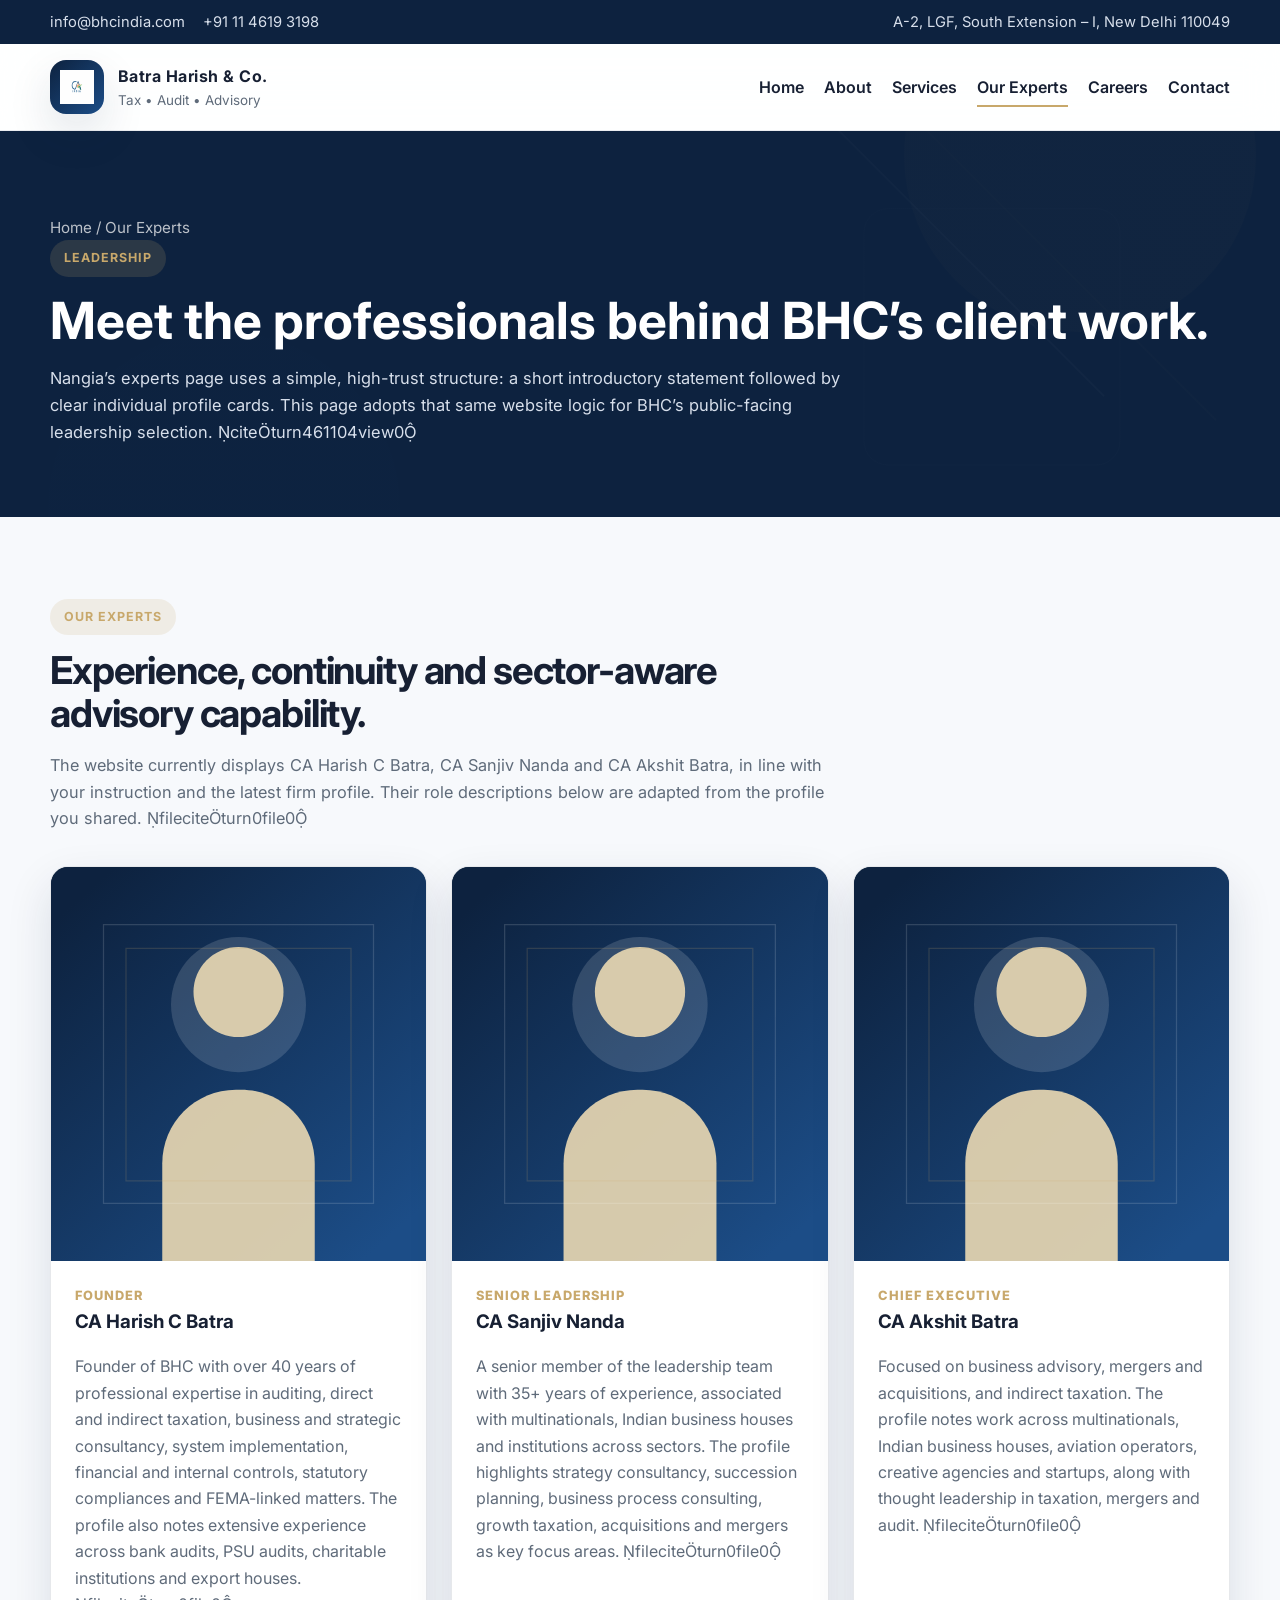
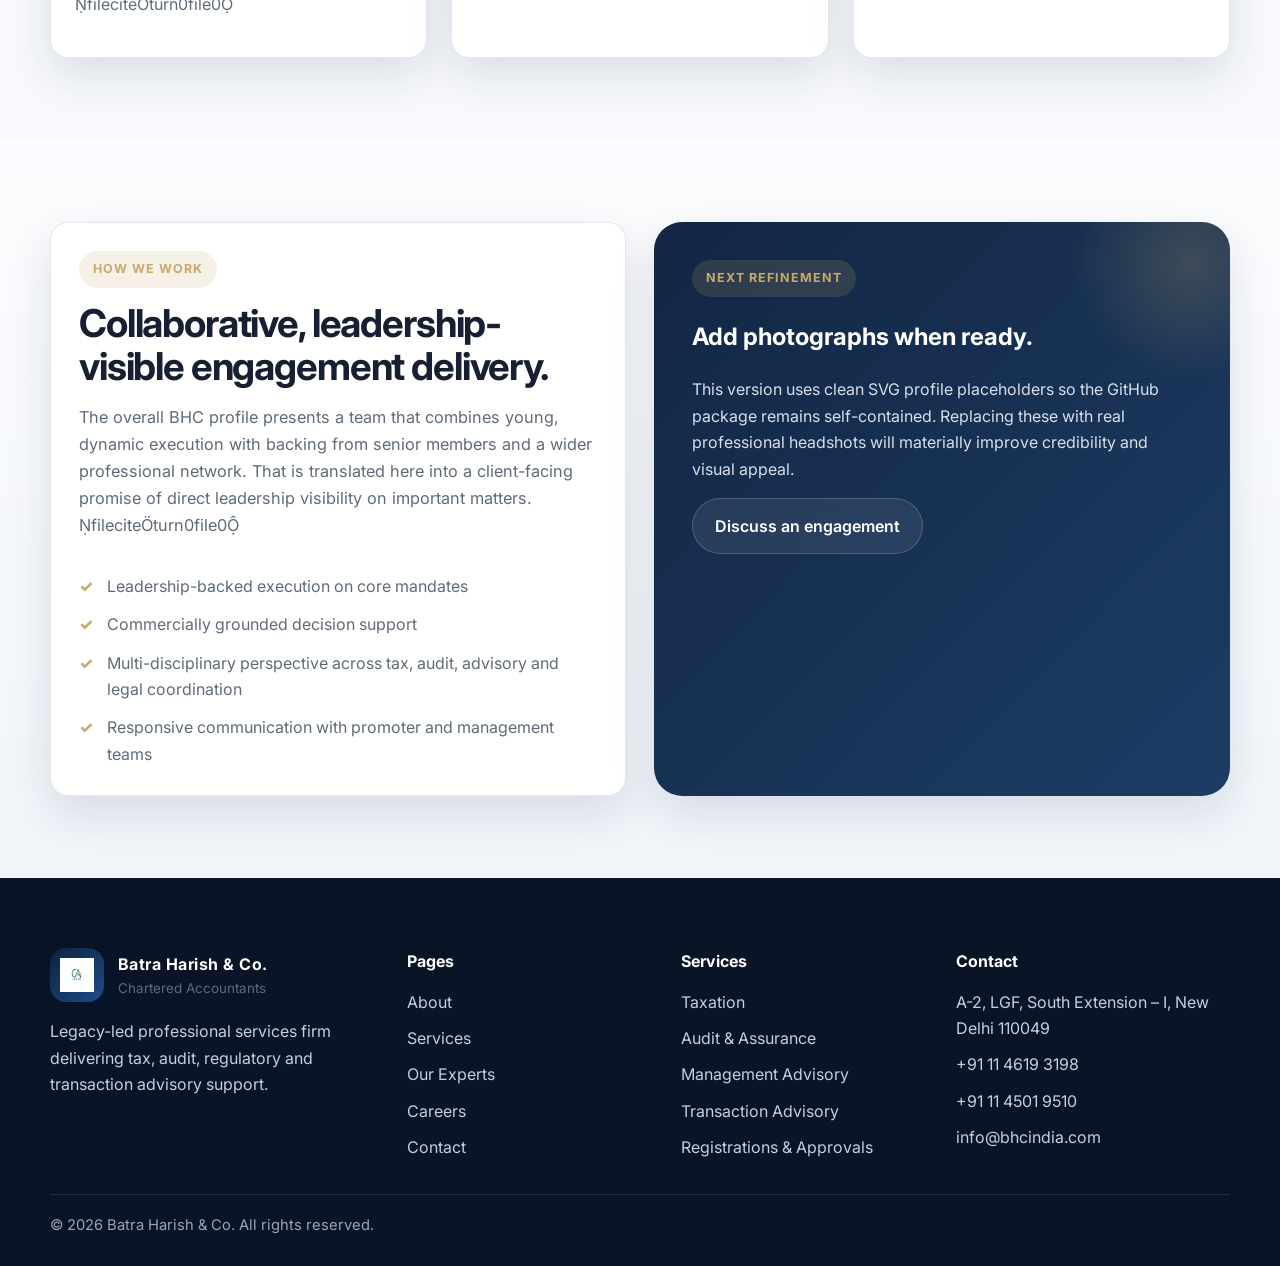
<file: experts.html>
<!DOCTYPE html>
<html lang="en">
<head>
  <meta charset="UTF-8" />
  <meta name="viewport" content="width=device-width, initial-scale=1.0" />
  <title>Our Experts | Batra Harish & Co.</title>
  <meta name="description" content="Meet the leadership profiles presented publicly on the Batra Harish & Co. website." />
  <link rel="preconnect" href="https://fonts.googleapis.com">
  <link rel="preconnect" href="https://fonts.gstatic.com" crossorigin>
  <link href="https://fonts.googleapis.com/css2?family=Inter:wght@400;500;600;700;800&display=swap" rel="stylesheet">
  <link rel="stylesheet" href="css/style.css" />
</head>
<body>
  <div class="topbar"><div class="container"><div class="topbar-left"><a href="mailto:info@bhcindia.com">info@bhcindia.com</a><span>+91 11 4619 3198</span></div><div class="topbar-right"><span>A-2, LGF, South Extension – I, New Delhi 110049</span></div></div></div>
  <header class="header"><div class="container navbar"><a class="brand" href="index.html"><span class="brand-mark"><img src="assets/logo-bhc.svg" alt="BHC logo"></span><span class="brand-text"><strong>Batra Harish &amp; Co.</strong><span>Tax • Audit • Advisory</span></span></a><button class="mobile-toggle" type="button">Menu</button><nav class="nav-links"><a href="index.html">Home</a><a href="about.html">About</a><a href="services.html">Services</a><a href="experts.html">Our Experts</a><a href="careers.html">Careers</a><a href="contact.html">Contact</a></nav></div></header>

  <section class="page-hero"><div class="container"><div class="breadcrumb">Home / Our Experts</div><span class="badge">Leadership</span><h1>Meet the professionals behind BHC’s client work.</h1><p>Nangia’s experts page uses a simple, high-trust structure: a short introductory statement followed by clear individual profile cards. This page adopts that same website logic for BHC’s public-facing leadership selection. citeturn461104view0</p></div></section>

  <section class="section"><div class="container"><div class="section-header"><span class="badge">Our experts</span><h2>Experience, continuity and sector-aware advisory capability.</h2><p>The website currently displays CA Harish C Batra, CA Sanjiv Nanda and CA Akshit Batra, in line with your instruction and the latest firm profile. Their role descriptions below are adapted from the profile you shared. fileciteturn0file0</p></div><div class="grid grid-3">
    <article class="card team-card">
      <div class="team-photo"><img src="assets/team-harish.svg" alt="CA Harish C Batra"></div>
      <div class="team-body"><div class="team-role">Founder</div><h3>CA Harish C Batra</h3><p>Founder of BHC with over 40 years of professional expertise in auditing, direct and indirect taxation, business and strategic consultancy, system implementation, financial and internal controls, statutory compliances and FEMA-linked matters. The profile also notes extensive experience across bank audits, PSU audits, charitable institutions and export houses. fileciteturn0file0</p></div>
    </article>
    <article class="card team-card">
      <div class="team-photo"><img src="assets/team-sanjiv.svg" alt="CA Sanjiv Nanda"></div>
      <div class="team-body"><div class="team-role">Senior Leadership</div><h3>CA Sanjiv Nanda</h3><p>A senior member of the leadership team with 35+ years of experience, associated with multinationals, Indian business houses and institutions across sectors. The profile highlights strategy consultancy, succession planning, business process consulting, growth taxation, acquisitions and mergers as key focus areas. fileciteturn0file0</p></div>
    </article>
    <article class="card team-card">
      <div class="team-photo"><img src="assets/team-akshit.svg" alt="CA Akshit Batra"></div>
      <div class="team-body"><div class="team-role">Chief Executive</div><h3>CA Akshit Batra</h3><p>Focused on business advisory, mergers and acquisitions, and indirect taxation. The profile notes work across multinationals, Indian business houses, aviation operators, creative agencies and startups, along with thought leadership in taxation, mergers and audit. fileciteturn0file0</p></div>
    </article>
  </div></div></section>

  <section class="section alt"><div class="container split-panel"><div class="card"><div class="section-header"><span class="badge">How we work</span><h2>Collaborative, leadership-visible engagement delivery.</h2><p>The overall BHC profile presents a team that combines young, dynamic execution with backing from senior members and a wider professional network. That is translated here into a client-facing promise of direct leadership visibility on important matters. fileciteturn0file0</p></div><ul class="list-check"><li>Leadership-backed execution on core mandates</li><li>Commercially grounded decision support</li><li>Multi-disciplinary perspective across tax, audit, advisory and legal coordination</li><li>Responsive communication with promoter and management teams</li></ul></div><div class="callout"><span class="badge">Next refinement</span><h2>Add photographs when ready.</h2><p>This version uses clean SVG profile placeholders so the GitHub package remains self-contained. Replacing these with real professional headshots will materially improve credibility and visual appeal.</p><a class="btn btn-secondary" href="contact.html">Discuss an engagement</a></div></div></section>

  <footer class="footer"><div class="container footer-grid"><div><div class="brand" style="margin-bottom:16px;"><span class="brand-mark"><img src="assets/logo-bhc.svg" alt="BHC logo"></span><span class="brand-text"><strong style="color:#fff;">Batra Harish &amp; Co.</strong><span>Chartered Accountants</span></span></div><p>Legacy-led professional services firm delivering tax, audit, regulatory and transaction advisory support.</p></div><div><h4>Pages</h4><ul><li><a href="about.html">About</a></li><li><a href="services.html">Services</a></li><li><a href="experts.html">Our Experts</a></li><li><a href="careers.html">Careers</a></li><li><a href="contact.html">Contact</a></li></ul></div><div><h4>Services</h4><ul><li>Taxation</li><li>Audit &amp; Assurance</li><li>Management Advisory</li><li>Transaction Advisory</li><li>Registrations &amp; Approvals</li></ul></div><div><h4>Contact</h4><ul><li>A-2, LGF, South Extension – I, New Delhi 110049</li><li>+91 11 4619 3198</li><li>+91 11 4501 9510</li><li><a href="mailto:info@bhcindia.com">info@bhcindia.com</a></li></ul></div></div><div class="container footer-bottom">© 2026 Batra Harish &amp; Co. All rights reserved.</div></footer>
  <script src="js/main.js"></script>
</body>
</html>
</file>
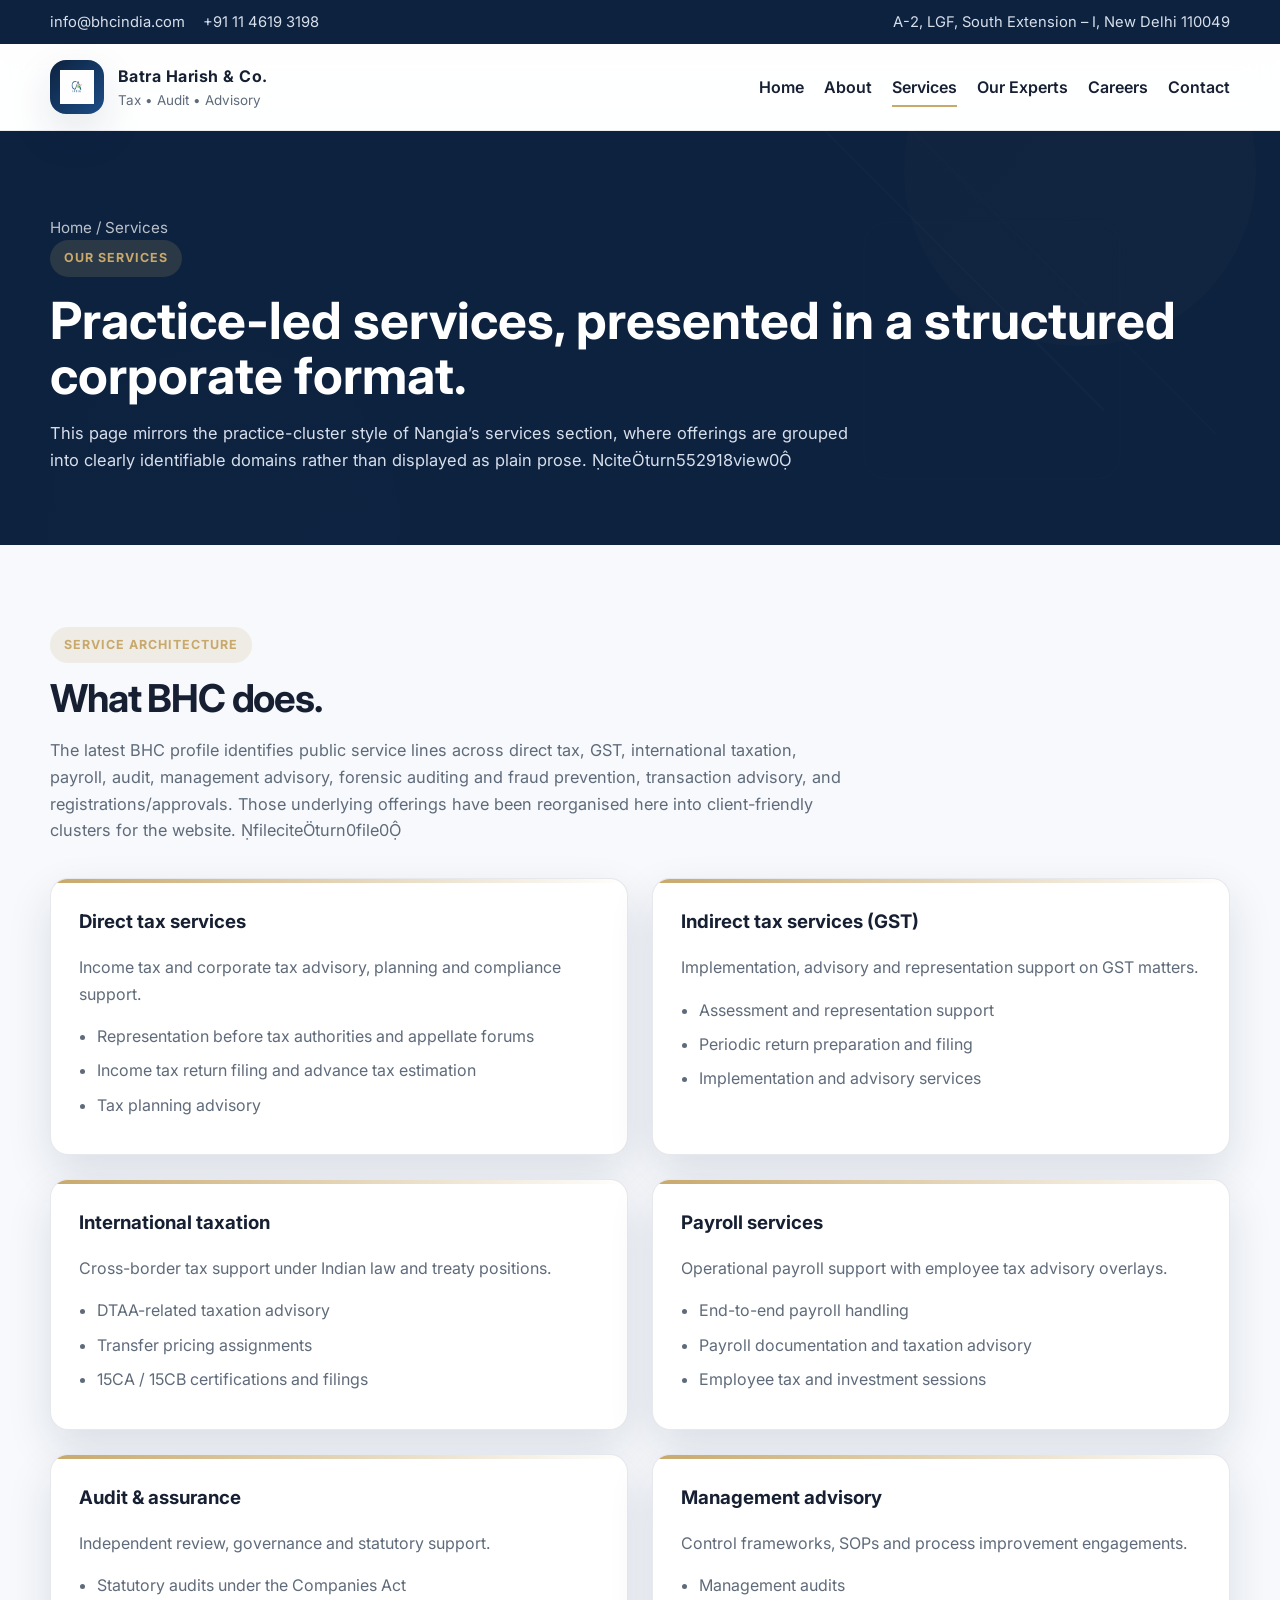
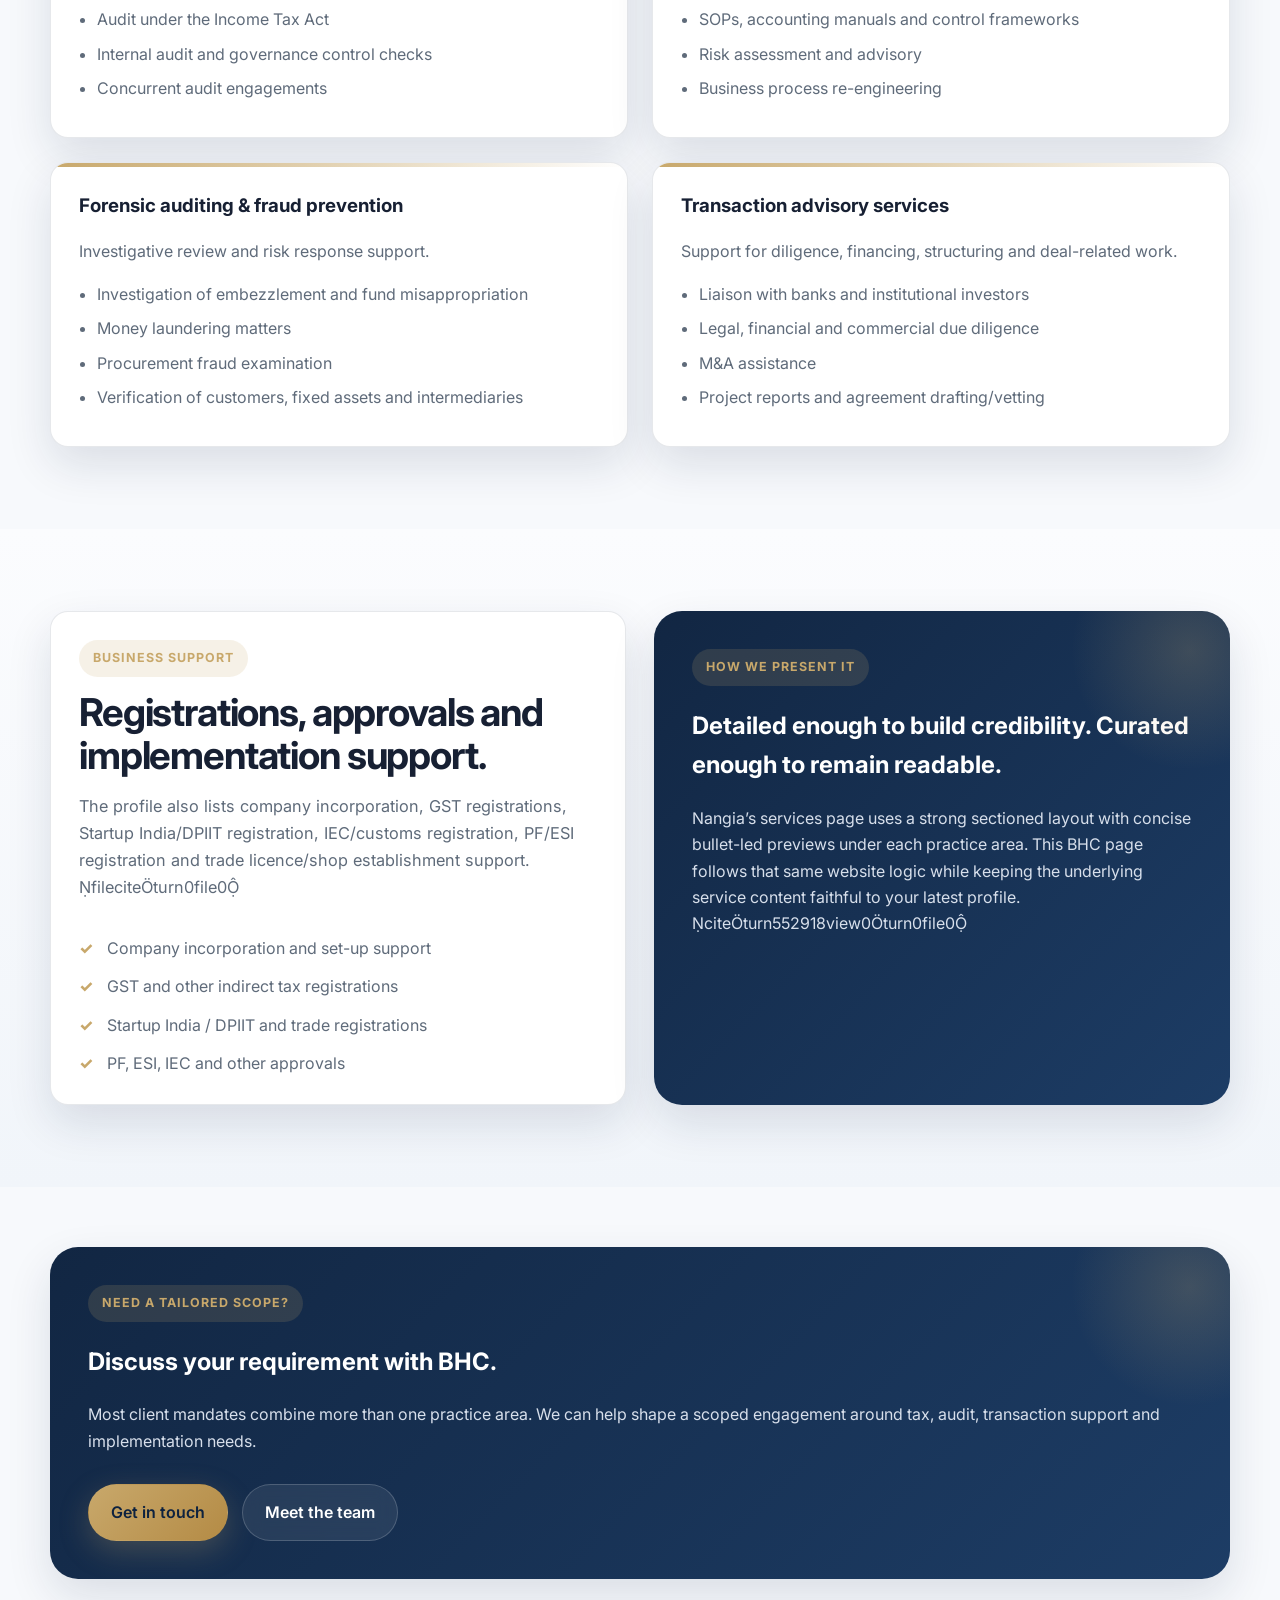
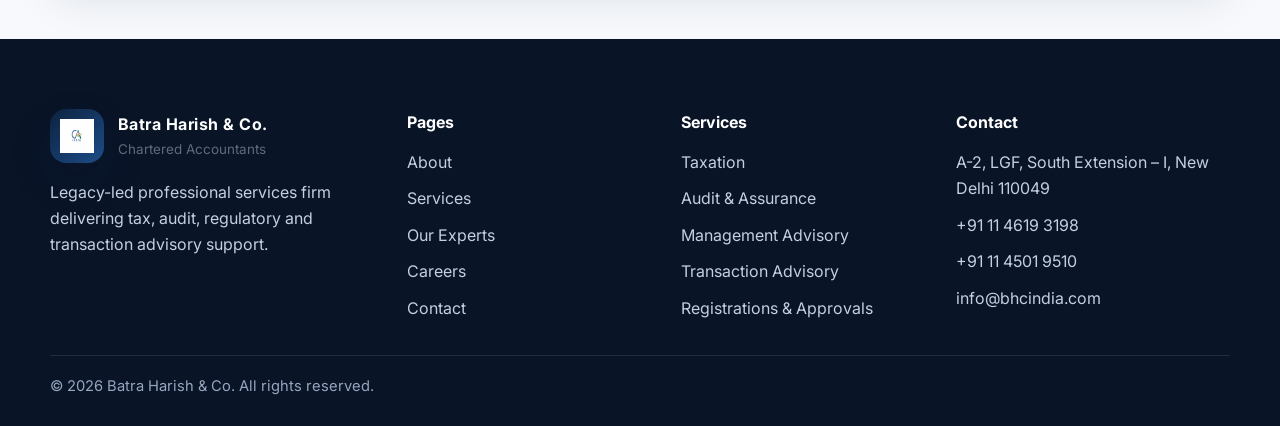
<file: services.html>
<!DOCTYPE html>
<html lang="en">
<head>
  <meta charset="UTF-8" />
  <meta name="viewport" content="width=device-width, initial-scale=1.0" />
  <title>Our Services | Batra Harish & Co.</title>
  <meta name="description" content="Explore the services of Batra Harish & Co. across tax, audit, advisory and compliance." />
  <link rel="preconnect" href="https://fonts.googleapis.com">
  <link rel="preconnect" href="https://fonts.gstatic.com" crossorigin>
  <link href="https://fonts.googleapis.com/css2?family=Inter:wght@400;500;600;700;800&display=swap" rel="stylesheet">
  <link rel="stylesheet" href="css/style.css" />
</head>
<body>
  <div class="topbar"><div class="container"><div class="topbar-left"><a href="mailto:info@bhcindia.com">info@bhcindia.com</a><span>+91 11 4619 3198</span></div><div class="topbar-right"><span>A-2, LGF, South Extension – I, New Delhi 110049</span></div></div></div>
  <header class="header"><div class="container navbar"><a class="brand" href="index.html"><span class="brand-mark"><img src="assets/logo-bhc.svg" alt="BHC logo"></span><span class="brand-text"><strong>Batra Harish &amp; Co.</strong><span>Tax • Audit • Advisory</span></span></a><button class="mobile-toggle" type="button">Menu</button><nav class="nav-links"><a href="index.html">Home</a><a href="about.html">About</a><a href="services.html">Services</a><a href="experts.html">Our Experts</a><a href="careers.html">Careers</a><a href="contact.html">Contact</a></nav></div></header>

  <section class="page-hero"><div class="container"><div class="breadcrumb">Home / Services</div><span class="badge">Our services</span><h1>Practice-led services, presented in a structured corporate format.</h1><p>This page mirrors the practice-cluster style of Nangia’s services section, where offerings are grouped into clearly identifiable domains rather than displayed as plain prose. citeturn552918view0</p></div></section>

  <section class="section"><div class="container"><div class="section-header"><span class="badge">Service architecture</span><h2>What BHC does.</h2><p>The latest BHC profile identifies public service lines across direct tax, GST, international taxation, payroll, audit, management advisory, forensic auditing and fraud prevention, transaction advisory, and registrations/approvals. Those underlying offerings have been reorganised here into client-friendly clusters for the website. fileciteturn0file0</p></div><div class="grid grid-2">
    <div class="card service-card"><h3>Direct tax services</h3><p>Income tax and corporate tax advisory, planning and compliance support.</p><ul><li>Representation before tax authorities and appellate forums</li><li>Income tax return filing and advance tax estimation</li><li>Tax planning advisory</li></ul></div>
    <div class="card service-card"><h3>Indirect tax services (GST)</h3><p>Implementation, advisory and representation support on GST matters.</p><ul><li>Assessment and representation support</li><li>Periodic return preparation and filing</li><li>Implementation and advisory services</li></ul></div>
    <div class="card service-card"><h3>International taxation</h3><p>Cross-border tax support under Indian law and treaty positions.</p><ul><li>DTAA-related taxation advisory</li><li>Transfer pricing assignments</li><li>15CA / 15CB certifications and filings</li></ul></div>
    <div class="card service-card"><h3>Payroll services</h3><p>Operational payroll support with employee tax advisory overlays.</p><ul><li>End-to-end payroll handling</li><li>Payroll documentation and taxation advisory</li><li>Employee tax and investment sessions</li></ul></div>
    <div class="card service-card"><h3>Audit &amp; assurance</h3><p>Independent review, governance and statutory support.</p><ul><li>Statutory audits under the Companies Act</li><li>Audit under the Income Tax Act</li><li>Internal audit and governance control checks</li><li>Concurrent audit engagements</li></ul></div>
    <div class="card service-card"><h3>Management advisory</h3><p>Control frameworks, SOPs and process improvement engagements.</p><ul><li>Management audits</li><li>SOPs, accounting manuals and control frameworks</li><li>Risk assessment and advisory</li><li>Business process re-engineering</li></ul></div>
    <div class="card service-card"><h3>Forensic auditing &amp; fraud prevention</h3><p>Investigative review and risk response support.</p><ul><li>Investigation of embezzlement and fund misappropriation</li><li>Money laundering matters</li><li>Procurement fraud examination</li><li>Verification of customers, fixed assets and intermediaries</li></ul></div>
    <div class="card service-card"><h3>Transaction advisory services</h3><p>Support for diligence, financing, structuring and deal-related work.</p><ul><li>Liaison with banks and institutional investors</li><li>Legal, financial and commercial due diligence</li><li>M&amp;A assistance</li><li>Project reports and agreement drafting/vetting</li></ul></div>
  </div></div></section>

  <section class="section alt"><div class="container split-panel"><div class="card"><div class="section-header"><span class="badge">Business support</span><h2>Registrations, approvals and implementation support.</h2><p>The profile also lists company incorporation, GST registrations, Startup India/DPIIT registration, IEC/customs registration, PF/ESI registration and trade licence/shop establishment support. fileciteturn0file0</p></div><ul class="list-check"><li>Company incorporation and set-up support</li><li>GST and other indirect tax registrations</li><li>Startup India / DPIIT and trade registrations</li><li>PF, ESI, IEC and other approvals</li></ul></div><div class="callout"><span class="badge">How we present it</span><h2>Detailed enough to build credibility. Curated enough to remain readable.</h2><p>Nangia’s services page uses a strong sectioned layout with concise bullet-led previews under each practice area. This BHC page follows that same website logic while keeping the underlying service content faithful to your latest profile. citeturn552918view0turn0file0</p></div></div></section>

  <section class="section-tight"><div class="container"><div class="callout"><span class="badge">Need a tailored scope?</span><h2>Discuss your requirement with BHC.</h2><p>Most client mandates combine more than one practice area. We can help shape a scoped engagement around tax, audit, transaction support and implementation needs.</p><div class="hero-actions"><a class="btn btn-primary" href="contact.html">Get in touch</a><a class="btn btn-secondary" href="experts.html">Meet the team</a></div></div></div></section>

  <footer class="footer"><div class="container footer-grid"><div><div class="brand" style="margin-bottom:16px;"><span class="brand-mark"><img src="assets/logo-bhc.svg" alt="BHC logo"></span><span class="brand-text"><strong style="color:#fff;">Batra Harish &amp; Co.</strong><span>Chartered Accountants</span></span></div><p>Legacy-led professional services firm delivering tax, audit, regulatory and transaction advisory support.</p></div><div><h4>Pages</h4><ul><li><a href="about.html">About</a></li><li><a href="services.html">Services</a></li><li><a href="experts.html">Our Experts</a></li><li><a href="careers.html">Careers</a></li><li><a href="contact.html">Contact</a></li></ul></div><div><h4>Services</h4><ul><li>Taxation</li><li>Audit &amp; Assurance</li><li>Management Advisory</li><li>Transaction Advisory</li><li>Registrations &amp; Approvals</li></ul></div><div><h4>Contact</h4><ul><li>A-2, LGF, South Extension – I, New Delhi 110049</li><li>+91 11 4619 3198</li><li>+91 11 4501 9510</li><li><a href="mailto:info@bhcindia.com">info@bhcindia.com</a></li></ul></div></div><div class="container footer-bottom">© 2026 Batra Harish &amp; Co. All rights reserved.</div></footer>
  <script src="js/main.js"></script>
</body>
</html>
</file>
<file: css/style.css>
:root {
  --navy: #0d223f;
  --navy-2: #14355f;
  --navy-3: #1c4d87;
  --gold: #c8a86b;
  --gold-soft: #ead9b8;
  --ink: #172033;
  --muted: #5f6b7a;
  --bg: #f7f9fc;
  --white: #ffffff;
  --line: rgba(13, 34, 63, 0.1);
  --shadow: 0 18px 45px rgba(13, 34, 63, 0.12);
  --radius: 18px;
  --radius-lg: 28px;
  --container: 1180px;
}
* { box-sizing: border-box; }
html { scroll-behavior: smooth; }
body {
  margin: 0;
  font-family: Inter, system-ui, -apple-system, BlinkMacSystemFont, "Segoe UI", sans-serif;
  color: var(--ink);
  background: var(--bg);
  line-height: 1.65;
}
a { color: inherit; text-decoration: none; }
img { max-width: 100%; display: block; }
.container { width: min(calc(100% - 40px), var(--container)); margin: 0 auto; }
.btn {
  display: inline-flex; align-items: center; justify-content: center; gap: 10px;
  padding: 14px 22px; border-radius: 999px; font-weight: 600; transition: .25s ease;
  border: 1px solid transparent; cursor: pointer;
}
.btn-primary { background: linear-gradient(135deg, var(--gold), #b48b45); color: var(--navy); box-shadow: 0 10px 30px rgba(200,168,107,.25); }
.btn-primary:hover { transform: translateY(-2px); }
.btn-secondary { border-color: rgba(255,255,255,.28); color: var(--white); background: rgba(255,255,255,.08); backdrop-filter: blur(10px); }
.badge {
  display:inline-flex; padding: 8px 14px; border-radius:999px; font-size:.78rem; letter-spacing:.08em; text-transform:uppercase; font-weight:700;
  background: rgba(200,168,107,.16); color: var(--gold);
}
.topbar {
  background: var(--navy); color:#d7dfeb; font-size:.92rem;
}
.topbar .container { display:flex; justify-content:space-between; align-items:center; gap:18px; padding: 10px 0; }
.topbar-left, .topbar-right { display:flex; gap:18px; flex-wrap:wrap; align-items:center; }
.topbar a:hover { color: var(--white); }
.header {
  position: sticky; top:0; z-index: 50; background: rgba(255,255,255,.88); backdrop-filter: blur(18px); border-bottom:1px solid rgba(13,34,63,.08);
}
.navbar { display:flex; align-items:center; justify-content:space-between; gap:24px; padding: 16px 0; }
.brand { display:flex; align-items:center; gap:14px; min-width: 0; }
.brand-mark {
  width: 54px; height: 54px; border-radius: 16px; background: linear-gradient(135deg, var(--navy), var(--navy-3));
  display:grid; place-items:center; box-shadow: var(--shadow); flex: 0 0 auto;
}
.brand-mark img { width: 34px; height: 34px; }
.brand-text strong { display:block; font-size:1rem; letter-spacing:.03em; }
.brand-text span { display:block; color:var(--muted); font-size:.84rem; }
.nav-links { display:flex; gap:20px; align-items:center; }
.nav-links a { color: var(--ink); font-weight:600; position:relative; }
.nav-links a::after { content:""; position:absolute; left:0; bottom:-7px; width:0; height:2px; background:var(--gold); transition:.25s; }
.nav-links a:hover::after, .nav-links a.active::after { width:100%; }
.hero {
  position:relative; overflow:hidden; background: linear-gradient(135deg, rgba(13,34,63,.96), rgba(20,53,95,.92)), url('../assets/hero-pattern.svg') center/cover no-repeat;
  color: var(--white);
}
.hero::before {
  content:""; position:absolute; inset:auto -8% -140px auto; width: 440px; height: 440px; background: radial-gradient(circle, rgba(200,168,107,.25), transparent 68%);
}
.hero-inner { display:grid; grid-template-columns: 1.25fr .9fr; gap: 38px; align-items:center; padding: 96px 0 84px; position:relative; z-index:1; }
.hero h1 { margin: 16px 0 16px; font-size: clamp(2.3rem, 5vw, 4.4rem); line-height:1.04; letter-spacing:-.03em; }
.hero p { font-size: 1.08rem; color:#d9e3f0; max-width: 740px; }
.hero-actions { display:flex; gap:14px; flex-wrap:wrap; margin-top:30px; }
.glass-card {
  background: rgba(255,255,255,.09); border: 1px solid rgba(255,255,255,.16); border-radius: var(--radius-lg); padding: 28px; backdrop-filter: blur(16px);
  box-shadow: 0 18px 50px rgba(0,0,0,.18);
}
.hero-panel-grid { display:grid; grid-template-columns: repeat(2, 1fr); gap:14px; margin-top:20px; }
.metric { padding:16px; border-radius:16px; background: rgba(255,255,255,.08); border:1px solid rgba(255,255,255,.12); }
.metric strong { display:block; font-size:1.55rem; color: var(--gold-soft); }
.metric span { color:#d7dfeb; font-size:.92rem; }
.page-hero { padding: 84px 0 54px; background: linear-gradient(135deg, rgba(13,34,63,.95), rgba(13,34,63,.87)), url('../assets/page-pattern.svg') center/cover no-repeat; color: var(--white); }
.page-hero h1 { font-size: clamp(2rem, 4vw, 3.5rem); margin:16px 0 12px; line-height:1.08; }
.page-hero p { max-width: 820px; color:#d7dfeb; font-size:1.03rem; }
.breadcrumb { color: rgba(255,255,255,.72); font-size:.95rem; }
.section { padding: 82px 0; }
.section.alt { background: linear-gradient(180deg, #fbfcfe 0%, #f1f5fa 100%); }
.section-tight { padding: 60px 0; }
.section-header { max-width: 800px; margin-bottom: 34px; }
.section-header h2 { margin: 14px 0 10px; font-size: clamp(1.8rem, 3vw, 2.9rem); line-height:1.12; letter-spacing:-.03em; }
.section-header p { color: var(--muted); font-size: 1.02rem; }
.grid { display:grid; gap:24px; }
.grid-2 { grid-template-columns: repeat(2, minmax(0,1fr)); }
.grid-3 { grid-template-columns: repeat(3, minmax(0,1fr)); }
.grid-4 { grid-template-columns: repeat(4, minmax(0,1fr)); }
.card {
  background: var(--white); border: 1px solid var(--line); border-radius: var(--radius); padding: 28px; box-shadow: var(--shadow);
}
.card.soft { box-shadow:none; background:#fff; border-color: rgba(13,34,63,.07); }
.card h3, .card h4 { margin: 0 0 10px; }
.card p, .card li { color: var(--muted); }
.service-card { position:relative; overflow:hidden; }
.service-card::before { content:""; position:absolute; inset:0 auto auto 0; width:100%; height:4px; background: linear-gradient(90deg, var(--gold), transparent); }
.service-card ul { margin: 14px 0 0; padding-left: 18px; }
.service-card li { margin-bottom: 8px; }
.stat-strip {
  display:grid; grid-template-columns: repeat(4, 1fr); gap: 18px;
}
.stat-item { padding:22px; border-radius:24px; background:linear-gradient(180deg, #fff, #f8fafc); border:1px solid var(--line); box-shadow:var(--shadow); }
.stat-item strong { display:block; font-size:2rem; color:var(--navy); margin-bottom:4px; }
.stat-item span { color: var(--muted); }
.timeline { position:relative; margin-top: 16px; }
.timeline::before { content:""; position:absolute; left: 16px; top: 4px; bottom:4px; width:2px; background: linear-gradient(var(--gold), rgba(13,34,63,.12)); }
.timeline-item { position:relative; padding-left: 56px; margin-bottom: 28px; }
.timeline-item::before { content:""; position:absolute; left:8px; top:7px; width:18px; height:18px; border-radius:50%; background: var(--white); border:4px solid var(--gold); box-shadow:0 0 0 5px rgba(200,168,107,.14); }
.timeline-item strong { display:block; font-size:1.05rem; color: var(--navy); }
.team-card { padding:0; overflow:hidden; }
.team-photo { aspect-ratio: 4 / 4.2; background: linear-gradient(135deg, rgba(13,34,63,.94), rgba(28,77,135,.78)); display:grid; place-items:end; }
.team-photo img { width: 100%; height: 100%; object-fit: cover; }
.team-body { padding: 24px; }
.team-role { color: var(--gold); text-transform: uppercase; letter-spacing:.08em; font-size:.8rem; font-weight:800; }
.split-panel { display:grid; grid-template-columns: 1fr 1fr; gap:28px; align-items:stretch; }
.callout {
  background: linear-gradient(135deg, rgba(13,34,63,.98), rgba(20,53,95,.96)); color:var(--white); border-radius: var(--radius-lg); padding: 38px; box-shadow: var(--shadow); position:relative; overflow:hidden;
}
.callout::after { content:""; position:absolute; right:-80px; top:-80px; width:240px; height:240px; border-radius:50%; background: radial-gradient(circle, rgba(200,168,107,.22), transparent 70%); }
.callout p { color:#d7dfeb; }
.callout .btn-secondary { border-color: rgba(255,255,255,.18); }
.contact-grid { display:grid; grid-template-columns: .95fr 1.05fr; gap:28px; align-items:start; }
.contact-list { display:grid; gap:18px; }
.contact-item { display:flex; gap:14px; align-items:flex-start; padding:20px; background:#fff; border:1px solid var(--line); border-radius:18px; }
.contact-icon { width:42px; height:42px; border-radius:12px; background:rgba(20,53,95,.08); display:grid; place-items:center; color:var(--navy); font-weight:800; }
.form-card form { display:grid; gap:16px; }
.input, textarea, select {
  width:100%; padding:14px 16px; border:1px solid rgba(13,34,63,.12); border-radius:14px; outline:none; font: inherit; background:#fff;
}
textarea { min-height: 144px; resize: vertical; }
.input:focus, textarea:focus, select:focus { border-color: rgba(20,53,95,.45); box-shadow: 0 0 0 4px rgba(20,53,95,.08); }
.list-check { list-style:none; padding:0; margin:0; display:grid; gap:12px; }
.list-check li { position:relative; padding-left:28px; color:var(--muted); }
.list-check li::before { content:"✓"; position:absolute; left:0; top:0; color:var(--gold); font-weight:800; }
.footer {
  background: #091427; color: #d2dbea; padding-top: 70px;
}
.footer-grid { display:grid; grid-template-columns: 1.2fr .9fr .9fr 1fr; gap: 28px; }
.footer h4 { margin: 0 0 14px; color: #fff; }
.footer p, .footer li, .footer a { color: #c4d0e0; }
.footer ul { list-style:none; padding:0; margin:0; display:grid; gap:10px; }
.footer-bottom { border-top:1px solid rgba(255,255,255,.1); margin-top:34px; padding:18px 0 28px; color:#95a6bf; font-size:.92rem; }
.tag-row { display:flex; gap:10px; flex-wrap:wrap; }
.tag { padding:10px 14px; border-radius:999px; background:#fff; border:1px solid var(--line); color:var(--muted); font-size:.92rem; }
.notice { font-size:.92rem; color:var(--muted); }
.mobile-toggle { display:none; }
@media (max-width: 1024px) {
  .hero-inner, .contact-grid, .split-panel, .grid-4 { grid-template-columns: 1fr; }
  .grid-3 { grid-template-columns: repeat(2, minmax(0,1fr)); }
  .stat-strip { grid-template-columns: repeat(2,1fr); }
  .footer-grid { grid-template-columns: repeat(2,1fr); }
}
@media (max-width: 760px) {
  .topbar .container { flex-direction:column; align-items:flex-start; }
  .nav-links { display:none; position:absolute; left:20px; right:20px; top:82px; background:#fff; border-radius:18px; border:1px solid var(--line); box-shadow: var(--shadow); padding:16px; flex-direction:column; align-items:flex-start; }
  .nav-links.open { display:flex; }
  .mobile-toggle { display:inline-flex; background:#fff; border:1px solid var(--line); padding:10px 14px; border-radius:12px; font-weight:700; }
  .hero-inner { padding: 72px 0 64px; }
  .grid-2, .grid-3, .stat-strip, .footer-grid { grid-template-columns: 1fr; }
  .section { padding: 64px 0; }
  .page-hero { padding: 68px 0 46px; }
}
</file>
